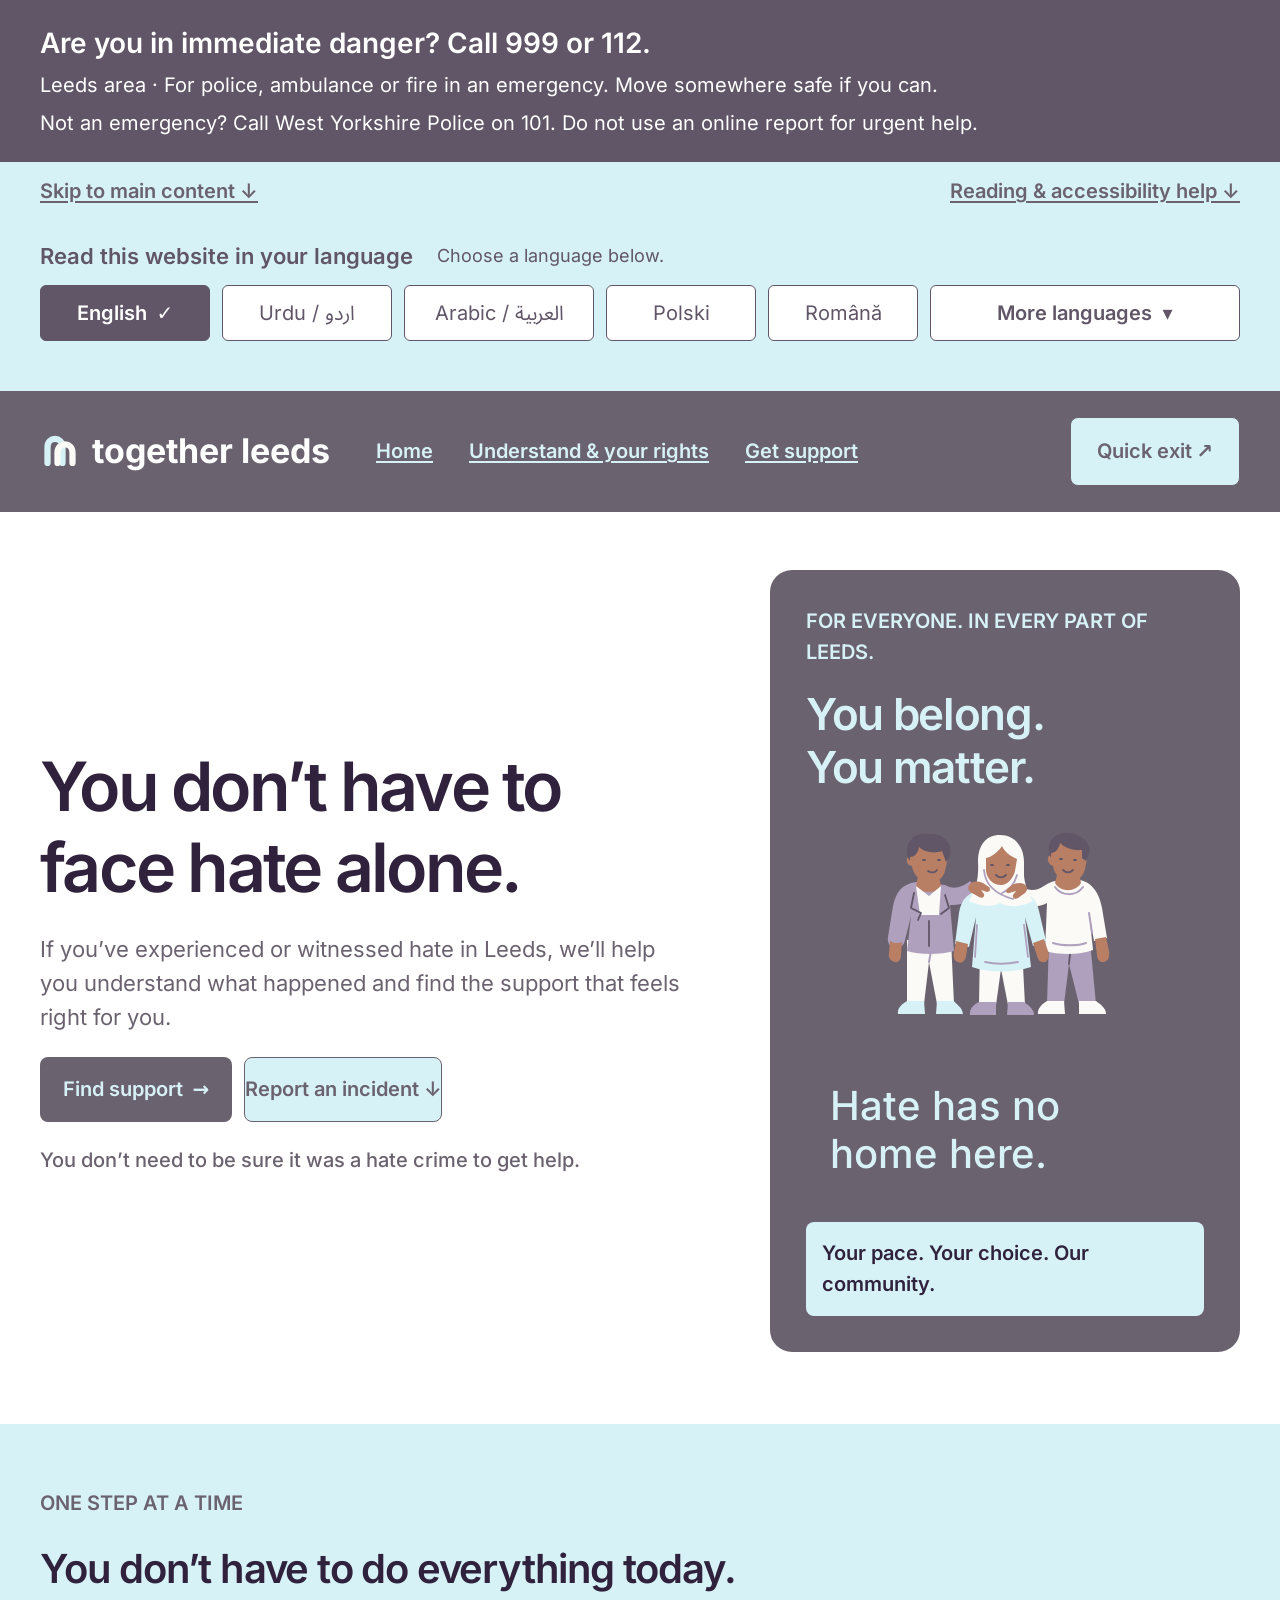
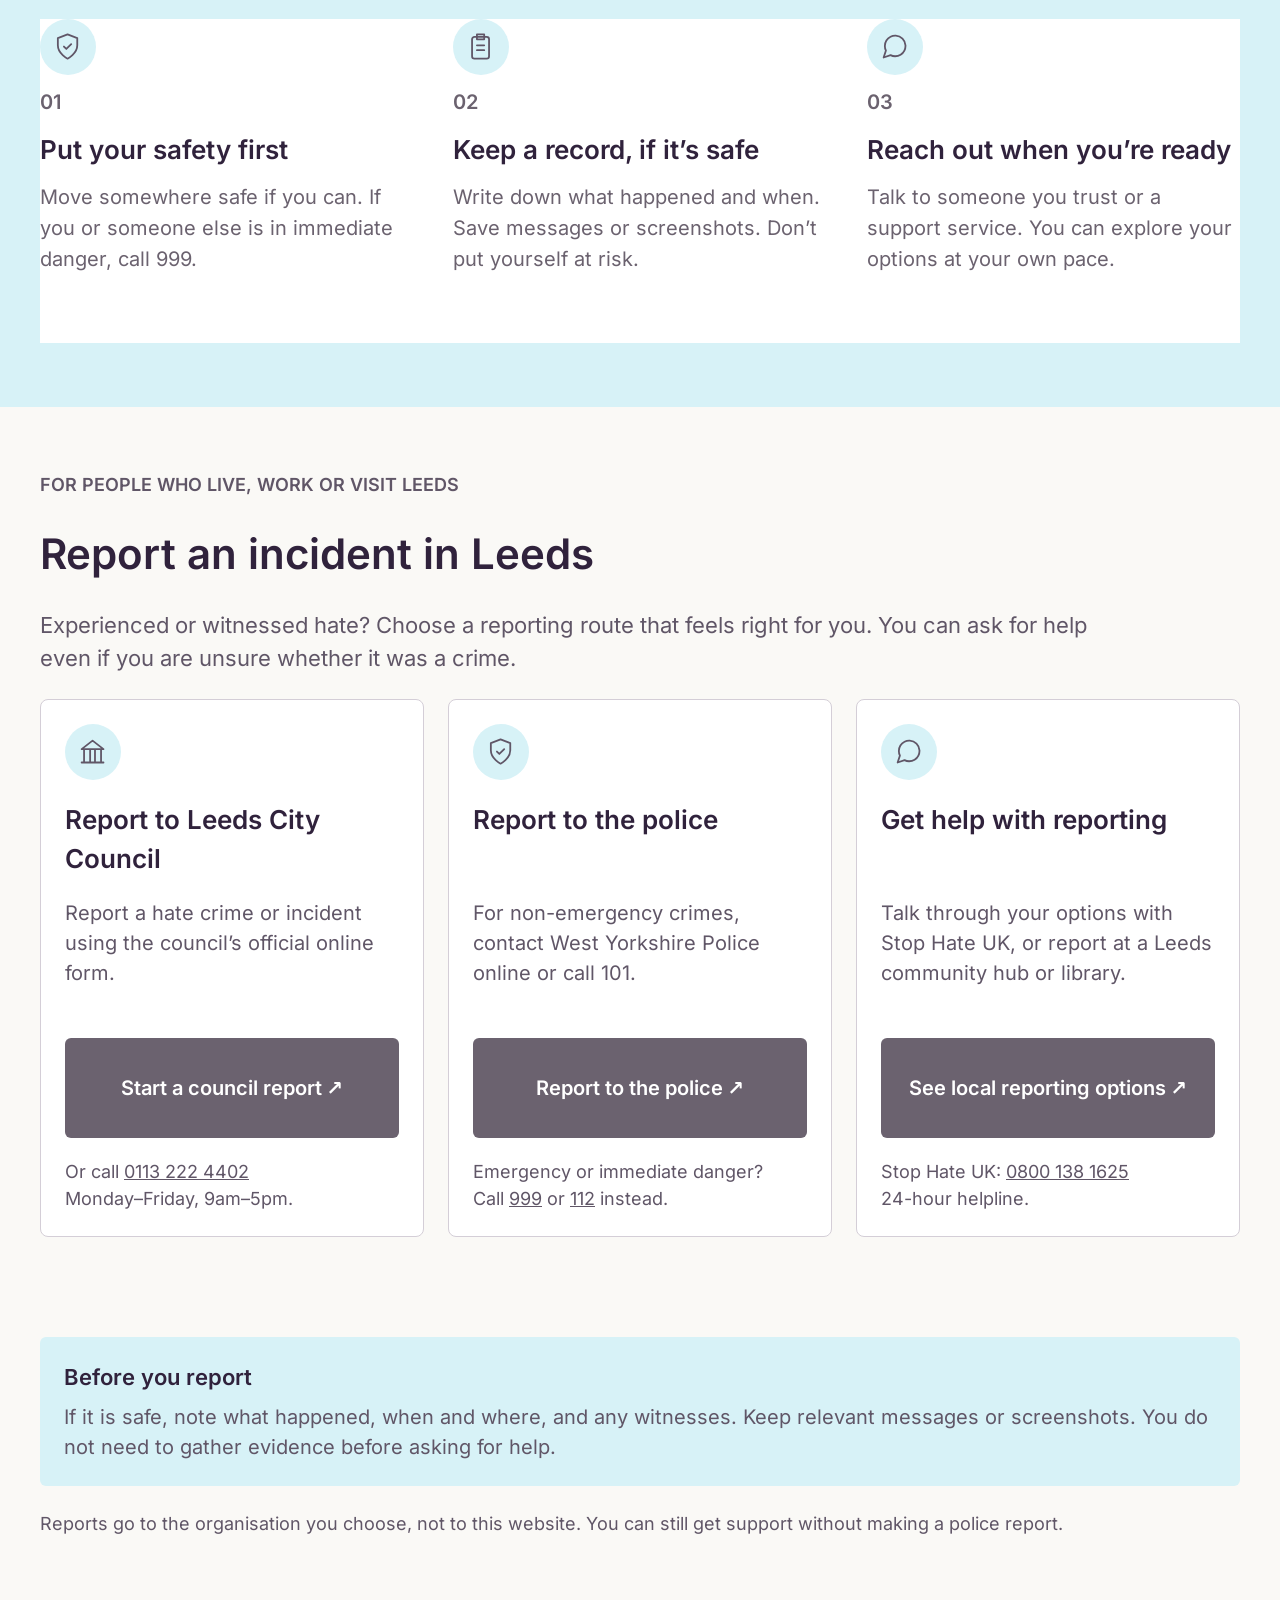
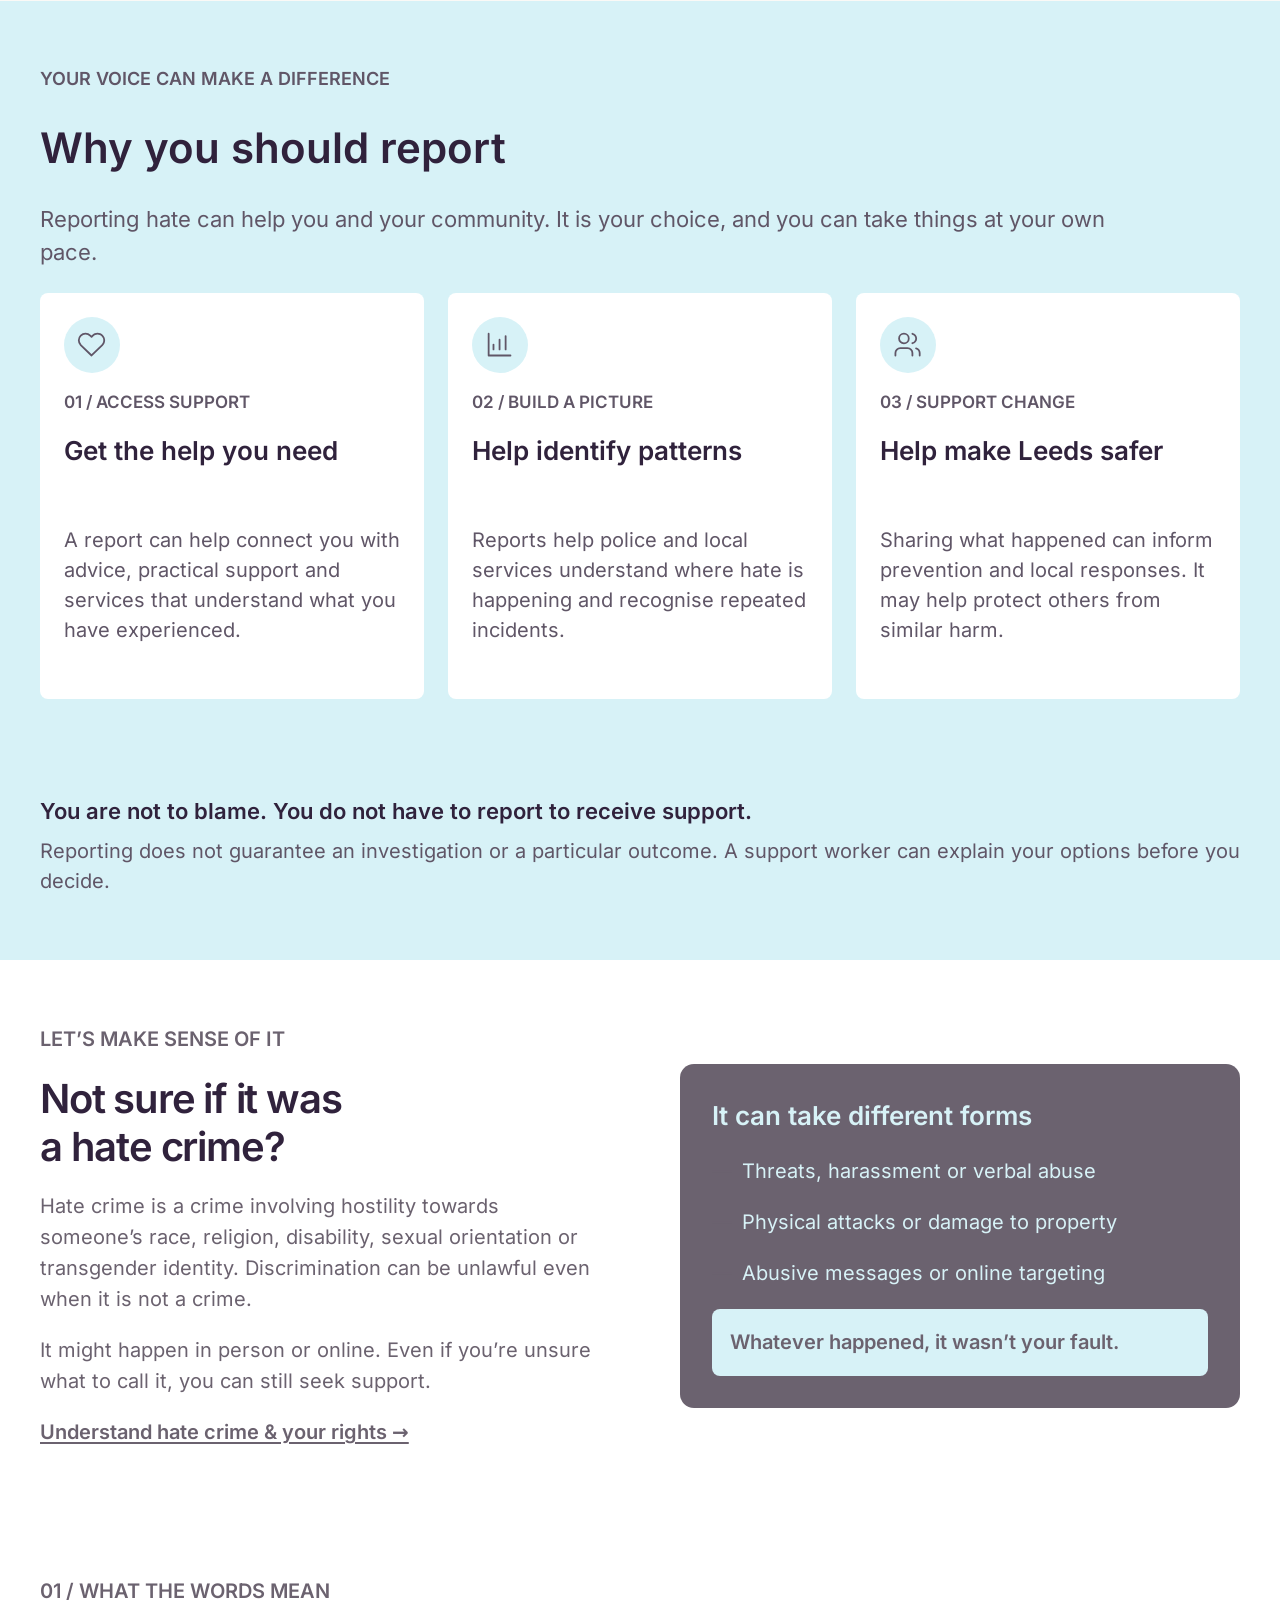
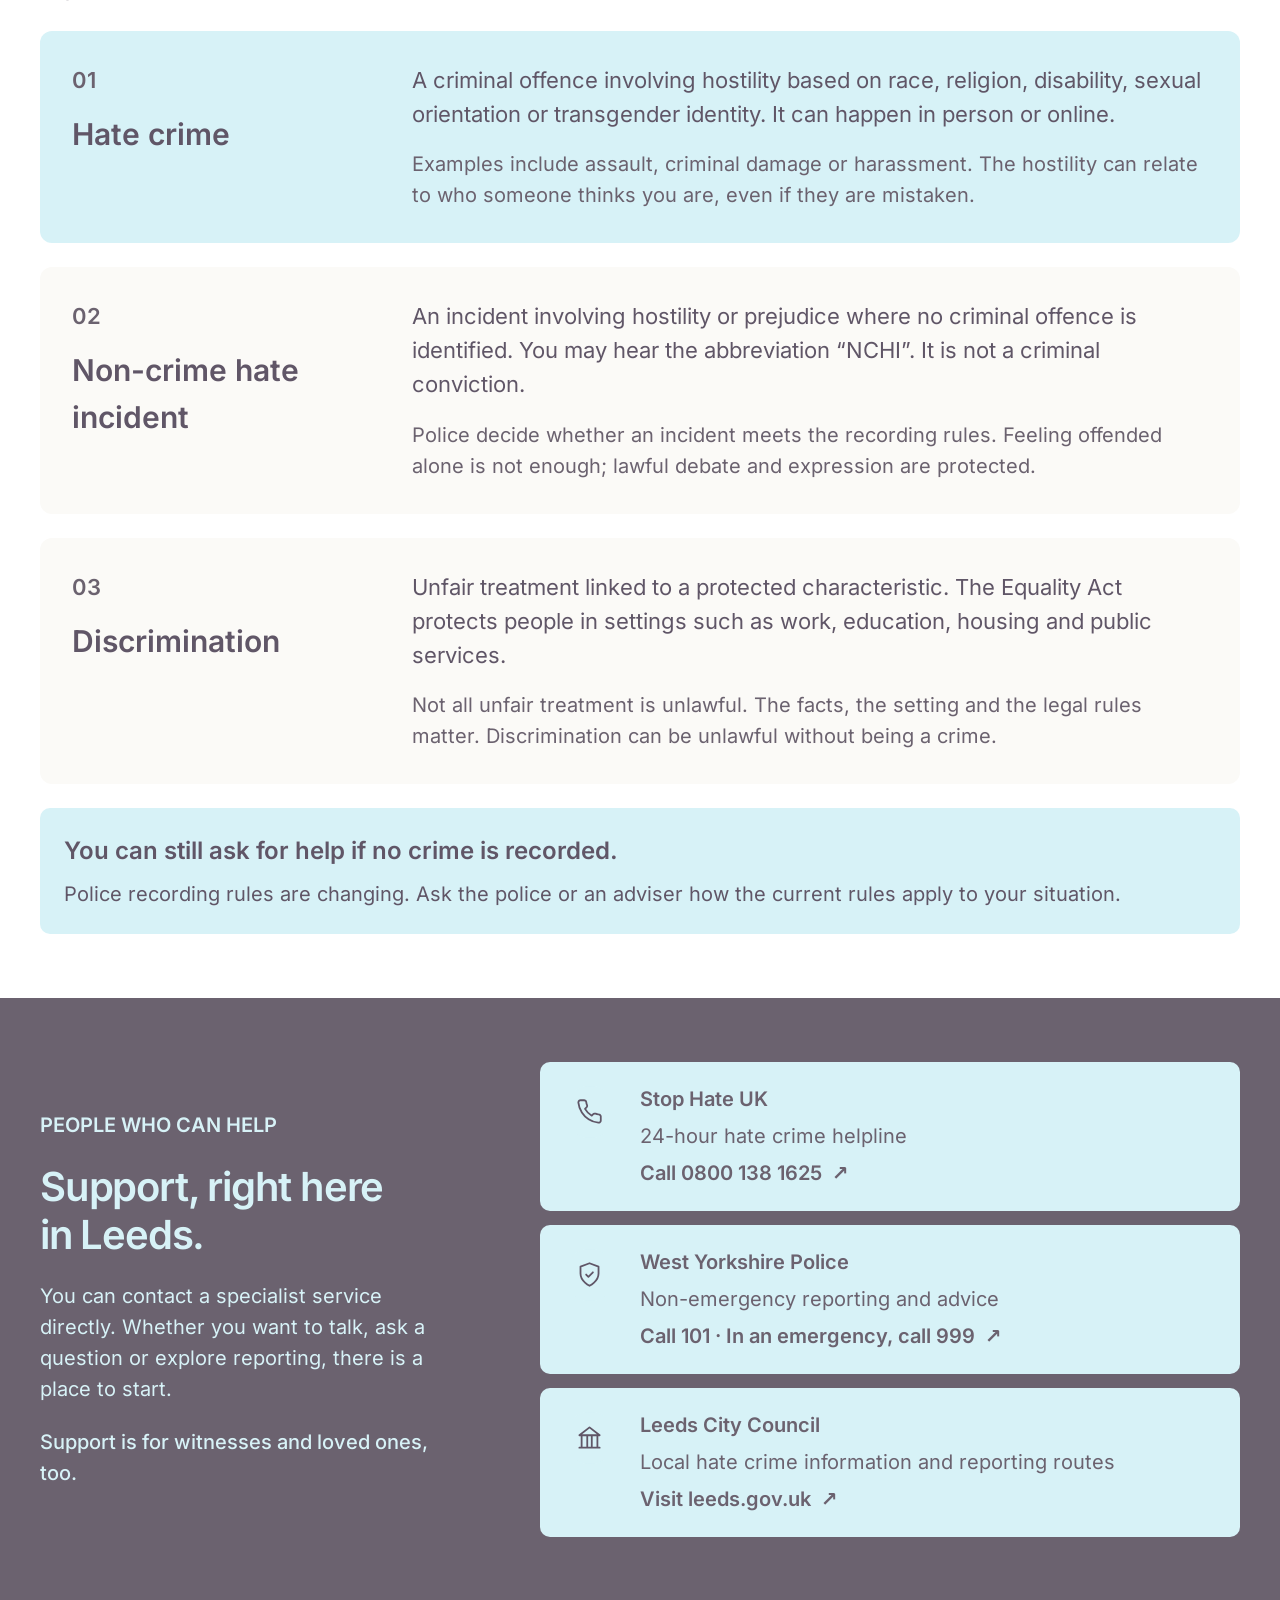
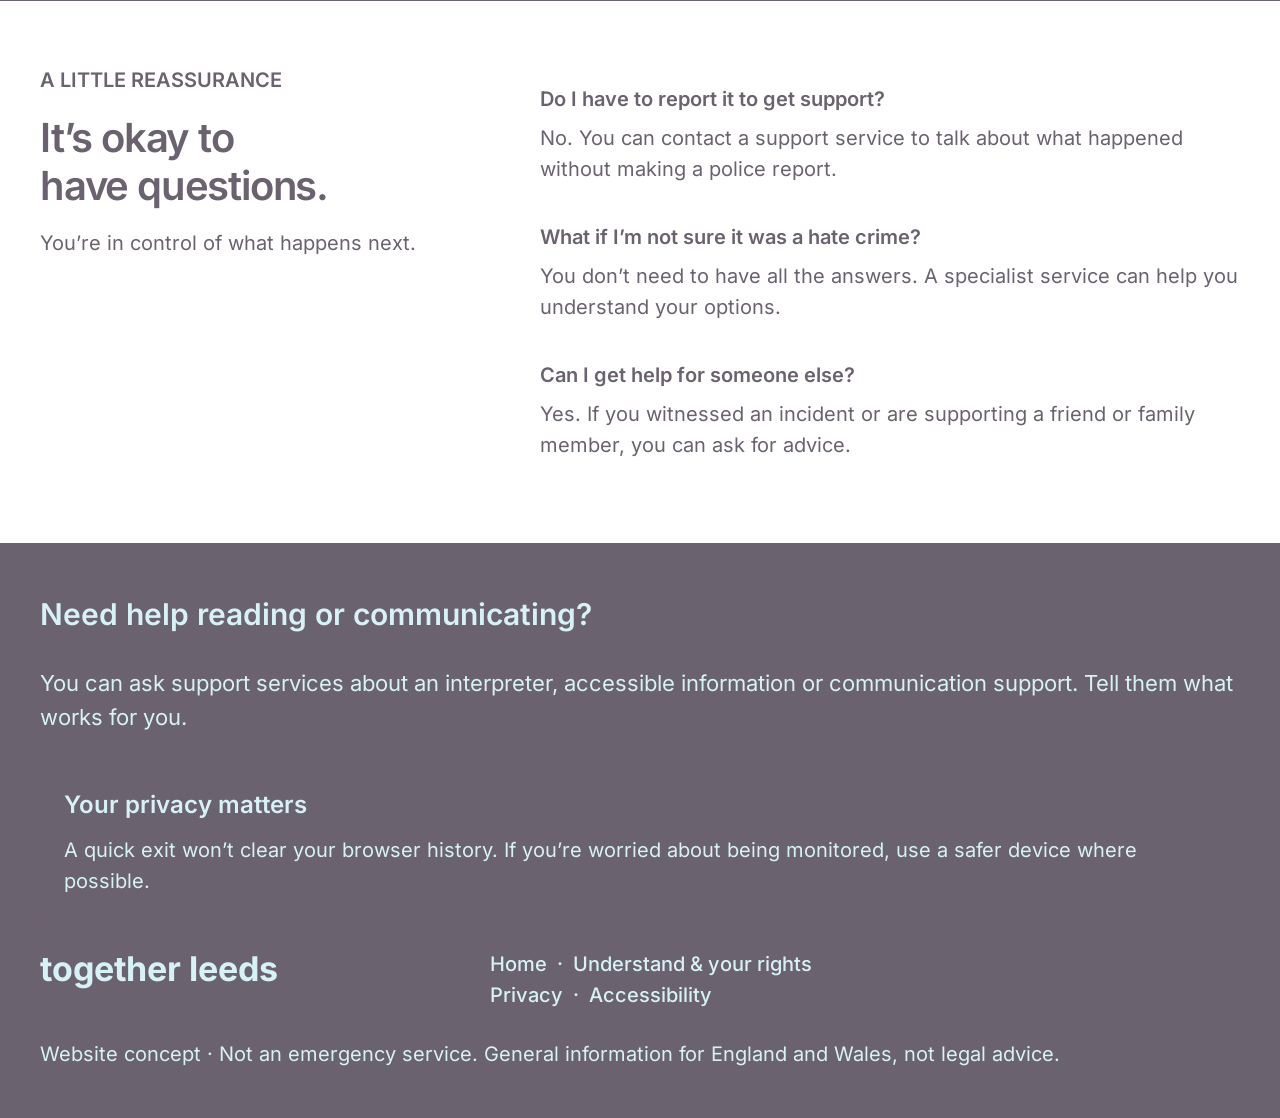
<file: index.html>
<!DOCTYPE html>
<html lang="en-GB">
<head>
  <meta charset="utf-8">
  <meta name="viewport" content="width=device-width, initial-scale=1">
  <title>Together Leeds — support after hate crime</title>
  <meta name="description" content="If you’ve experienced or witnessed hate in Leeds, find support, understand your options and choose how to report.">
  <meta name="referrer" content="no-referrer">
  <link rel="icon" href="assets/brand-mark.svg" type="image/svg+xml">
  <link rel="preload" href="assets/fonts/inter-latin-600-normal.woff2" as="font" type="font/woff2" crossorigin>
  <link rel="stylesheet" href="css/styles.css">
</head>
<body class="theme-home">

<header class="site-header">
  <div class="urgent" role="region" aria-label="Urgent safety advice">
    <p class="urgent__title">Are you in immediate danger? Call <a href="tel:999">999</a> or <a href="tel:112">112</a>.</p>
    <p>Leeds area · For police, ambulance or fire in an emergency. Move somewhere safe if you can.</p>
    <p>Not an emergency? Call West Yorkshire Police on <a href="tel:101">101</a>. Do not use an online report for urgent help.</p>
  </div>

  <nav class="access-links" aria-label="Accessibility shortcuts">
    <a href="#main">Skip to main content ↓</a>
    <a href="#reading-help">Reading &amp; accessibility help ↓</a>
  </nav>

  <div class="languages" role="region" aria-labelledby="lang-heading">
    <div class="languages__intro">
      <h2 id="lang-heading">Read this website in your language</h2>
      <p>Choose a language below.</p>
    </div>
    <ul class="languages__list">
      <li><a class="lang w-170" aria-current="true" href="index.html">English  ✓</a></li>
      <li><a class="lang w-170" lang="ur" dir="auto" data-translate="ur" href="https://translate.google.com/">اردو / Urdu</a></li>
      <li><a class="lang w-190" lang="ar" dir="auto" data-translate="ar" href="https://translate.google.com/">العربية / Arabic</a></li>
      <li><a class="lang w-150" lang="pl" data-translate="pl" href="https://translate.google.com/">Polski</a></li>
      <li><a class="lang w-150" lang="ro" data-translate="ro" href="https://translate.google.com/">Română</a></li>
      <li><a class="lang lang--more w-310" data-translate="" href="https://translate.google.com/">More languages  ▾</a></li>
    </ul>
  </div>

  <div class="site-nav">
    <a class="brand" href="index.html"><img src="assets/brand-mark.svg" width="40" height="40" alt="">together leeds</a>
    <nav aria-label="Main">
      <ul>
        <li><a href="index.html" aria-current="page">Home</a></li>
        <li><a href="understand.html">Understand &amp; your rights</a></li>
        <li><a href="#support">Get support</a></li>
      </ul>
    </nav>
    <a class="quick-exit" href="https://www.bbc.co.uk/weather" data-quick-exit title="Leave this site quickly. Shortcut: press Shift 3 times.">Quick exit ↗</a>
  </div>
</header>

<main id="main" tabindex="-1">

  <!-- Hero -->
  <section class="hero" aria-labelledby="hero-title">
    <div class="hero__welcome">
      <h1 id="hero-title">You don’t have to<br>face hate alone.</h1>
      <p class="hero__lead">If you’ve experienced or witnessed hate in Leeds, we’ll help you understand what happened and find the support that feels right for you.</p>
      <div class="hero__actions">
        <a class="btn btn--primary" href="#support">Find support  →</a>
        <a class="btn btn--secondary" href="#report">Report an incident ↓</a>
      </div>
      <p class="hero__note">You don’t need to be sure it was a hate crime to get help.</p>
    </div>

    <aside class="belonging" aria-label="A message of belonging">
      <p class="belonging__eyebrow">FOR EVERYONE. IN EVERY PART OF LEEDS.</p>
      <p class="belonging__title">You belong.<br>You matter.</p>
      <div class="belonging__art"><img src="assets/neighbours.svg" width="390" height="220" alt="Illustration of three neighbours standing together and holding hands."></div>
      <p class="belonging__city">Hate has no<br>home here.</p>
      <p class="belonging__choice">Your pace. Your choice. Our community.</p>
    </aside>
  </section>

  <!-- First steps -->
  <section class="section stack first-steps" aria-labelledby="steps-title">
    <p class="eyebrow">One step at a time</p>
    <h2 class="h2" id="steps-title">You don’t have to do everything today.</h2>
    <ol class="steps" role="list">
      <li class="step">
        <span class="signpost"><img src="assets/icons/shield.svg" width="30" height="30" alt=""></span>
        <span class="step__num" aria-hidden="true">01</span>
        <h3>Put your safety first</h3>
        <p>Move somewhere safe if you can. If you or someone else is in immediate danger, call 999.</p>
      </li>
      <li class="step">
        <span class="signpost"><img src="assets/icons/note.svg" width="30" height="30" alt=""></span>
        <span class="step__num" aria-hidden="true">02</span>
        <h3>Keep a record, if it’s safe</h3>
        <p>Write down what happened and when. Save messages or screenshots. Don’t put yourself at risk.</p>
      </li>
      <li class="step">
        <span class="signpost"><img src="assets/icons/chat.svg" width="30" height="30" alt=""></span>
        <span class="step__num" aria-hidden="true">03</span>
        <h3>Reach out when you’re ready</h3>
        <p>Talk to someone you trust or a support service. You can explore your options at your own pace.</p>
      </li>
    </ol>
  </section>

  <!-- Report an incident -->
  <section class="section stack report" id="report" aria-labelledby="report-title">
    <p class="eyebrow eyebrow--sm">For people who live, work or visit Leeds</p>
    <h2 class="h2" id="report-title">Report an incident in Leeds</h2>
    <p class="lead">Experienced or witnessed hate? Choose a reporting route that feels right for you. You can ask for help even if you are unsure whether it was a crime.</p>

    <div class="card-row">
      <article class="route">
        <span class="signpost"><img src="assets/icons/building.svg" width="30" height="30" alt=""></span>
        <h3>Report to Leeds City Council</h3>
        <p class="route__text">Report a hate crime or incident using the council’s official online form.</p>
        <a class="route__btn" href="https://eforms.leeds.gov.uk/AntiSocialBehaviour/" target="_blank" rel="noopener noreferrer">Start a council report ↗<span class="visually-hidden"> (opens in a new tab)</span></a>
        <p class="route__note">Or call <a href="tel:01132224402">0113 222 4402</a><br>Monday–Friday, 9am–5pm.</p>
      </article>
      <article class="route">
        <span class="signpost"><img src="assets/icons/shield.svg" width="30" height="30" alt=""></span>
        <h3>Report to the police</h3>
        <p class="route__text">For non-emergency crimes, contact West Yorkshire Police online or call 101.</p>
        <a class="route__btn" href="https://www.westyorkshire.police.uk/form/report-hate-crime" target="_blank" rel="noopener noreferrer">Report to the police ↗<span class="visually-hidden"> (opens in a new tab)</span></a>
        <p class="route__note">Emergency or immediate danger?<br>Call <a href="tel:999">999</a> or <a href="tel:112">112</a> instead.</p>
      </article>
      <article class="route">
        <span class="signpost"><img src="assets/icons/chat.svg" width="30" height="30" alt=""></span>
        <h3>Get help with reporting</h3>
        <p class="route__text">Talk through your options with Stop Hate UK, or report at a Leeds community hub or library.</p>
        <a class="route__btn" href="https://www.leeds.gov.uk/antisocial-behaviour-and-crime/report-a-hate-crime-or-incident" target="_blank" rel="noopener noreferrer">See local reporting options ↗<span class="visually-hidden"> (opens in a new tab)</span></a>
        <p class="route__note">Stop Hate UK: <a href="tel:08001381625">0800 138 1625</a><br>24-hour helpline.</p>
      </article>
    </div>

    <div class="notice">
      <h3>Before you report</h3>
      <p>If it is safe, note what happened, when and where, and any witnesses. Keep relevant messages or screenshots. You do not need to gather evidence before asking for help.</p>
    </div>
    <p class="small-print">Reports go to the organisation you choose, not to this website. You can still get support without making a police report.</p>
  </section>

  <!-- Why you should report -->
  <section class="section stack why" aria-labelledby="why-title">
    <p class="eyebrow eyebrow--sm">Your voice can make a difference</p>
    <h2 class="h2" id="why-title">Why you should report</h2>
    <p class="lead">Reporting hate can help you and your community. It is your choice, and you can take things at your own pace.</p>

    <div class="card-row">
      <article class="reason">
        <span class="signpost"><img src="assets/icons/heart.svg" width="30" height="30" alt=""></span>
        <p class="reason__tag">01 / ACCESS SUPPORT</p>
        <h3>Get the help you need</h3>
        <p>A report can help connect you with advice, practical support and services that understand what you have experienced.</p>
      </article>
      <article class="reason">
        <span class="signpost"><img src="assets/icons/chart.svg" width="30" height="30" alt=""></span>
        <p class="reason__tag">02 / BUILD A PICTURE</p>
        <h3>Help identify patterns</h3>
        <p>Reports help police and local services understand where hate is happening and recognise repeated incidents.</p>
      </article>
      <article class="reason">
        <span class="signpost"><img src="assets/icons/people.svg" width="30" height="30" alt=""></span>
        <p class="reason__tag">03 / SUPPORT CHANGE</p>
        <h3>Help make Leeds safer</h3>
        <p>Sharing what happened can inform prevention and local responses. It may help protect others from similar harm.</p>
      </article>
    </div>

    <div class="your-choice">
      <p>You are not to blame. You do not have to report to receive support.</p>
      <p>Reporting does not guarantee an investigation or a particular outcome. A support worker can explain your options before you decide.</p>
    </div>
  </section>

  <!-- Understanding hate crime -->
  <section class="section understanding" aria-labelledby="understand-title">
    <div class="understanding__text">
      <p class="eyebrow">Let’s make sense of it</p>
      <h2 class="h2" id="understand-title">Not sure if it was<br>a hate crime?</h2>
      <p>Hate crime is a crime involving hostility towards someone’s race, religion, disability, sexual orientation or transgender identity. Discrimination can be unlawful even when it is not a crime.</p>
      <p>It might happen in person or online. Even if you’re unsure what to call it, you can still seek support.</p>
      <a class="underline-link" href="understand.html">Understand hate crime &amp; your rights →</a>
    </div>
    <div class="forms">
      <h3>It can take different forms</h3>
      <ul>
        <li>Threats, harassment or verbal abuse</li>
        <li>Physical attacks or damage to property</li>
        <li>Abusive messages or online targeting</li>
      </ul>
      <p class="forms__reassure">Whatever happened, it wasn’t your fault.</p>
    </div>
  </section>

  <!-- What the words mean -->
  <section class="section stack words" id="what-the-words-mean" aria-labelledby="words-title">
    <h2 class="eyebrow" id="words-title">01 / What the words mean</h2>
    <article class="definition">
      <div class="definition__title"><span aria-hidden="true">01</span><h3>Hate crime</h3></div>
      <div class="definition__body">
        <p>A criminal offence involving hostility based on race, religion, disability, sexual orientation or transgender identity. It can happen in person or online.</p>
        <p>Examples include assault, criminal damage or harassment. The hostility can relate to who someone thinks you are, even if they are mistaken.</p>
      </div>
    </article>
    <article class="definition">
      <div class="definition__title"><span aria-hidden="true">02</span><h3>Non-crime hate incident</h3></div>
      <div class="definition__body">
        <p>An incident involving hostility or prejudice where no criminal offence is identified. You may hear the abbreviation “NCHI”. It is not a criminal conviction.</p>
        <p>Police decide whether an incident meets the recording rules. Feeling offended alone is not enough; lawful debate and expression are protected.</p>
      </div>
    </article>
    <article class="definition">
      <div class="definition__title"><span aria-hidden="true">03</span><h3>Discrimination</h3></div>
      <div class="definition__body">
        <p>Unfair treatment linked to a protected characteristic. The Equality Act protects people in settings such as work, education, housing and public services.</p>
        <p>Not all unfair treatment is unlawful. The facts, the setting and the legal rules matter. Discrimination can be unlawful without being a crime.</p>
      </div>
    </article>
    <div class="callout">
      <h3>You can still ask for help if no crime is recorded.</h3>
      <p>Police recording rules are changing. Ask the police or an adviser how the current rules apply to your situation.</p>
    </div>
  </section>

  <!-- Support in Leeds -->
  <section class="section support" id="support" aria-labelledby="support-title">
    <div class="support__intro">
      <p class="eyebrow">People who can help</p>
      <h2 class="h2" id="support-title">Support, right here<br>in Leeds.</h2>
      <p>You can contact a specialist service directly. Whether you want to talk, ask a question or explore reporting, there is a place to start.</p>
      <p>Support is for witnesses and loved ones, too.</p>
    </div>
    <ul class="services">
      <li class="service">
        <span class="signpost signpost--52"><img src="assets/icons/phone-sm.svg" width="28" height="28" alt=""></span>
        <h3>Stop Hate UK</h3>
        <p>24-hour hate crime helpline</p>
        <a href="tel:08001381625">Call 0800 138 1625  ↗</a>
      </li>
      <li class="service">
        <span class="signpost signpost--52"><img src="assets/icons/shield-sm.svg" width="28" height="28" alt=""></span>
        <h3>West Yorkshire Police</h3>
        <p>Non-emergency reporting and advice</p>
        <a href="tel:101">Call 101 · In an emergency, call 999  ↗</a>
      </li>
      <li class="service">
        <span class="signpost signpost--52"><img src="assets/icons/building-sm.svg" width="28" height="28" alt=""></span>
        <h3>Leeds City Council</h3>
        <p>Local hate crime information and reporting routes</p>
        <a href="https://www.leeds.gov.uk/antisocial-behaviour-and-crime/report-a-hate-crime-or-incident" target="_blank" rel="noopener noreferrer">Visit leeds.gov.uk  ↗</a>
      </li>
    </ul>
  </section>

  <!-- Common questions -->
  <section class="section questions" aria-labelledby="faq-title">
    <div class="questions__intro">
      <p class="eyebrow">A little reassurance</p>
      <h2 class="h2" id="faq-title">It’s okay to<br>have questions.</h2>
      <p>You’re in control of what happens next.</p>
    </div>
    <dl class="faq">
      <div><dt>Do I have to report it to get support?</dt><dd>No. You can contact a support service to talk about what happened without making a police report.</dd></div>
      <div><dt>What if I’m not sure it was a hate crime?</dt><dd>You don’t need to have all the answers. A specialist service can help you understand your options.</dd></div>
      <div><dt>Can I get help for someone else?</dt><dd>Yes. If you witnessed an incident or are supporting a friend or family member, you can ask for advice.</dd></div>
    </dl>
  </section>
</main>

<footer class="site-footer" id="reading-help" tabindex="-1">
  <h2>Need help reading or communicating?</h2>
  <p>You can ask support services about an interpreter, accessible information or communication support. Tell them what works for you.</p>
  <div class="privacy" id="privacy">
    <h3>Your privacy matters</h3>
    <p>A quick exit won’t clear your browser history. If you’re worried about being monitored, use a safer device where possible.</p>
  </div>
  <div class="footer-nav">
    <p class="footer-nav__brand">together leeds</p>
    <ul>
      <li><a href="index.html">Home</a><span aria-hidden="true">·</span><a href="understand.html">Understand &amp; your rights</a></li>
      <li><a href="#privacy">Privacy</a><span aria-hidden="true">·</span><a href="#reading-help">Accessibility</a></li>
    </ul>
  </div>
  <p>Website concept · Not an emergency service. General information for England and Wales, not legal advice.</p>
</footer>

<script src="js/site.js"></script>
</body>
</html>
</file>
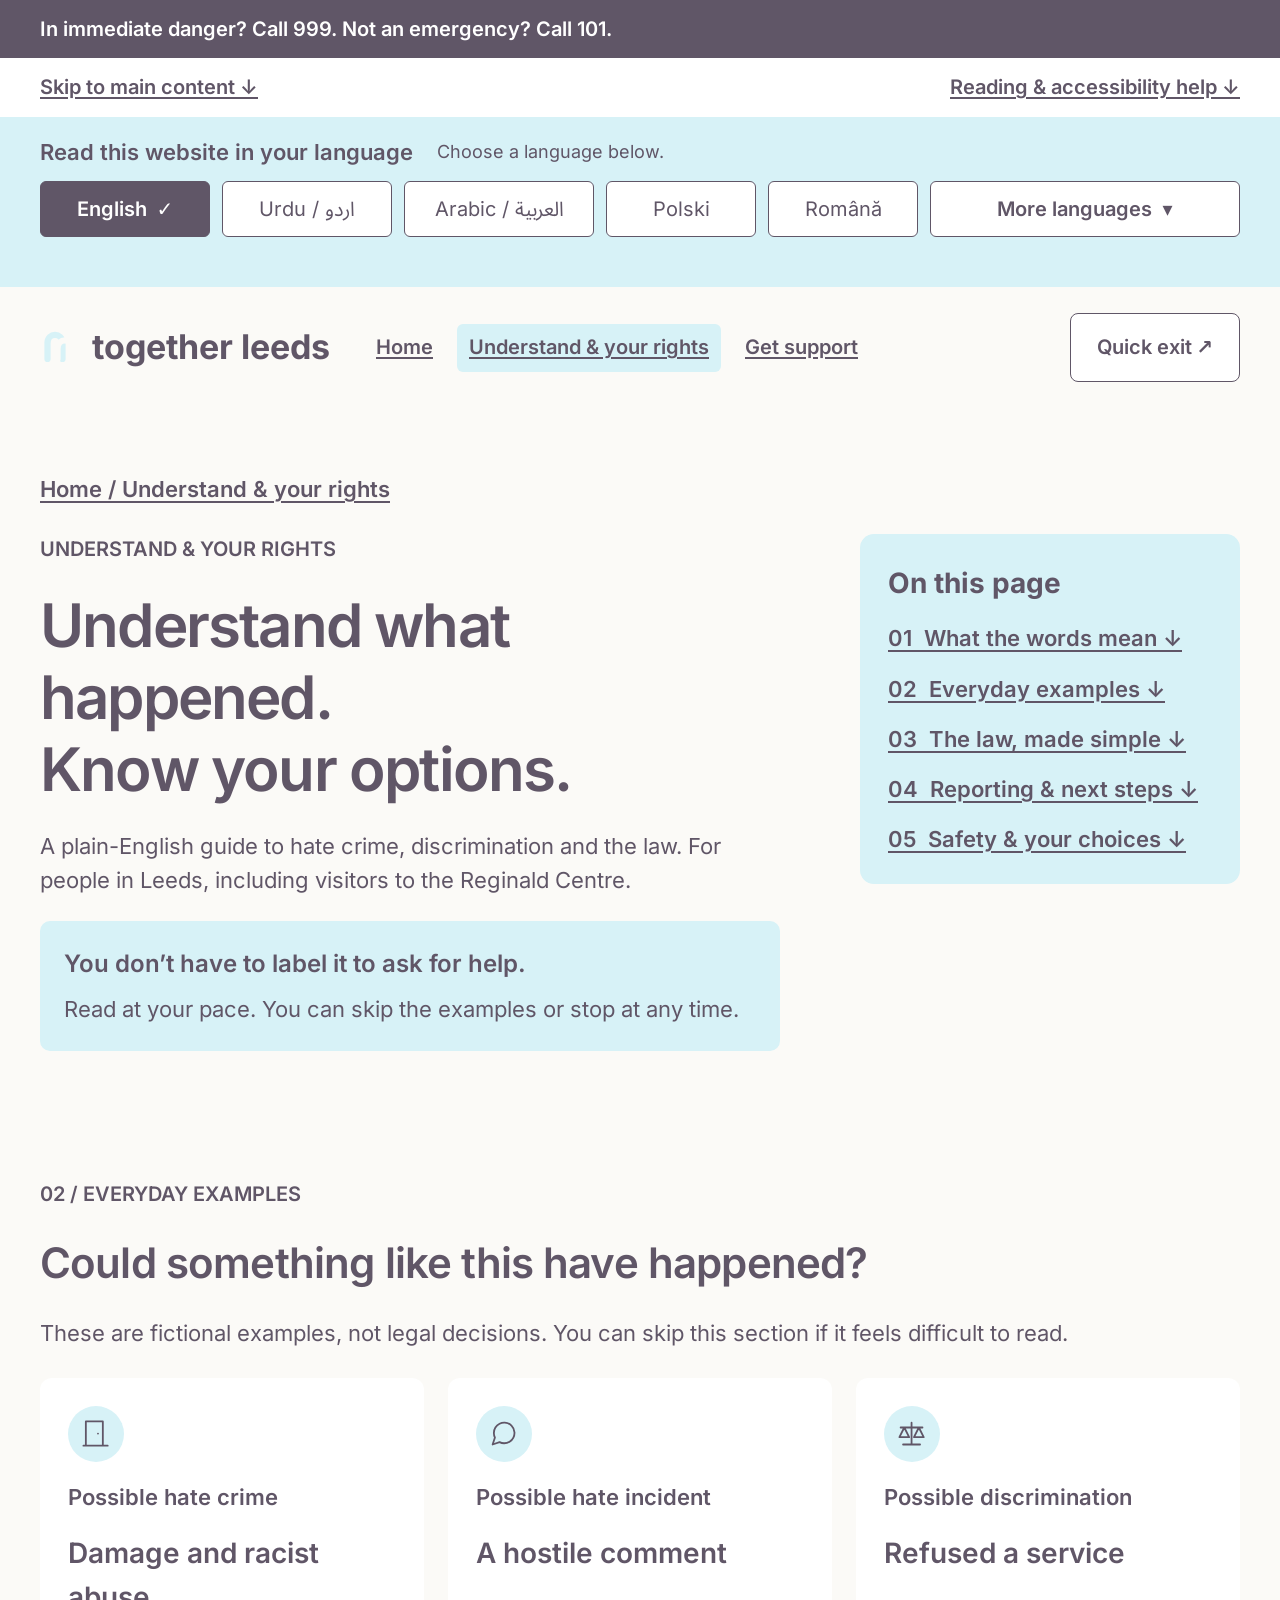
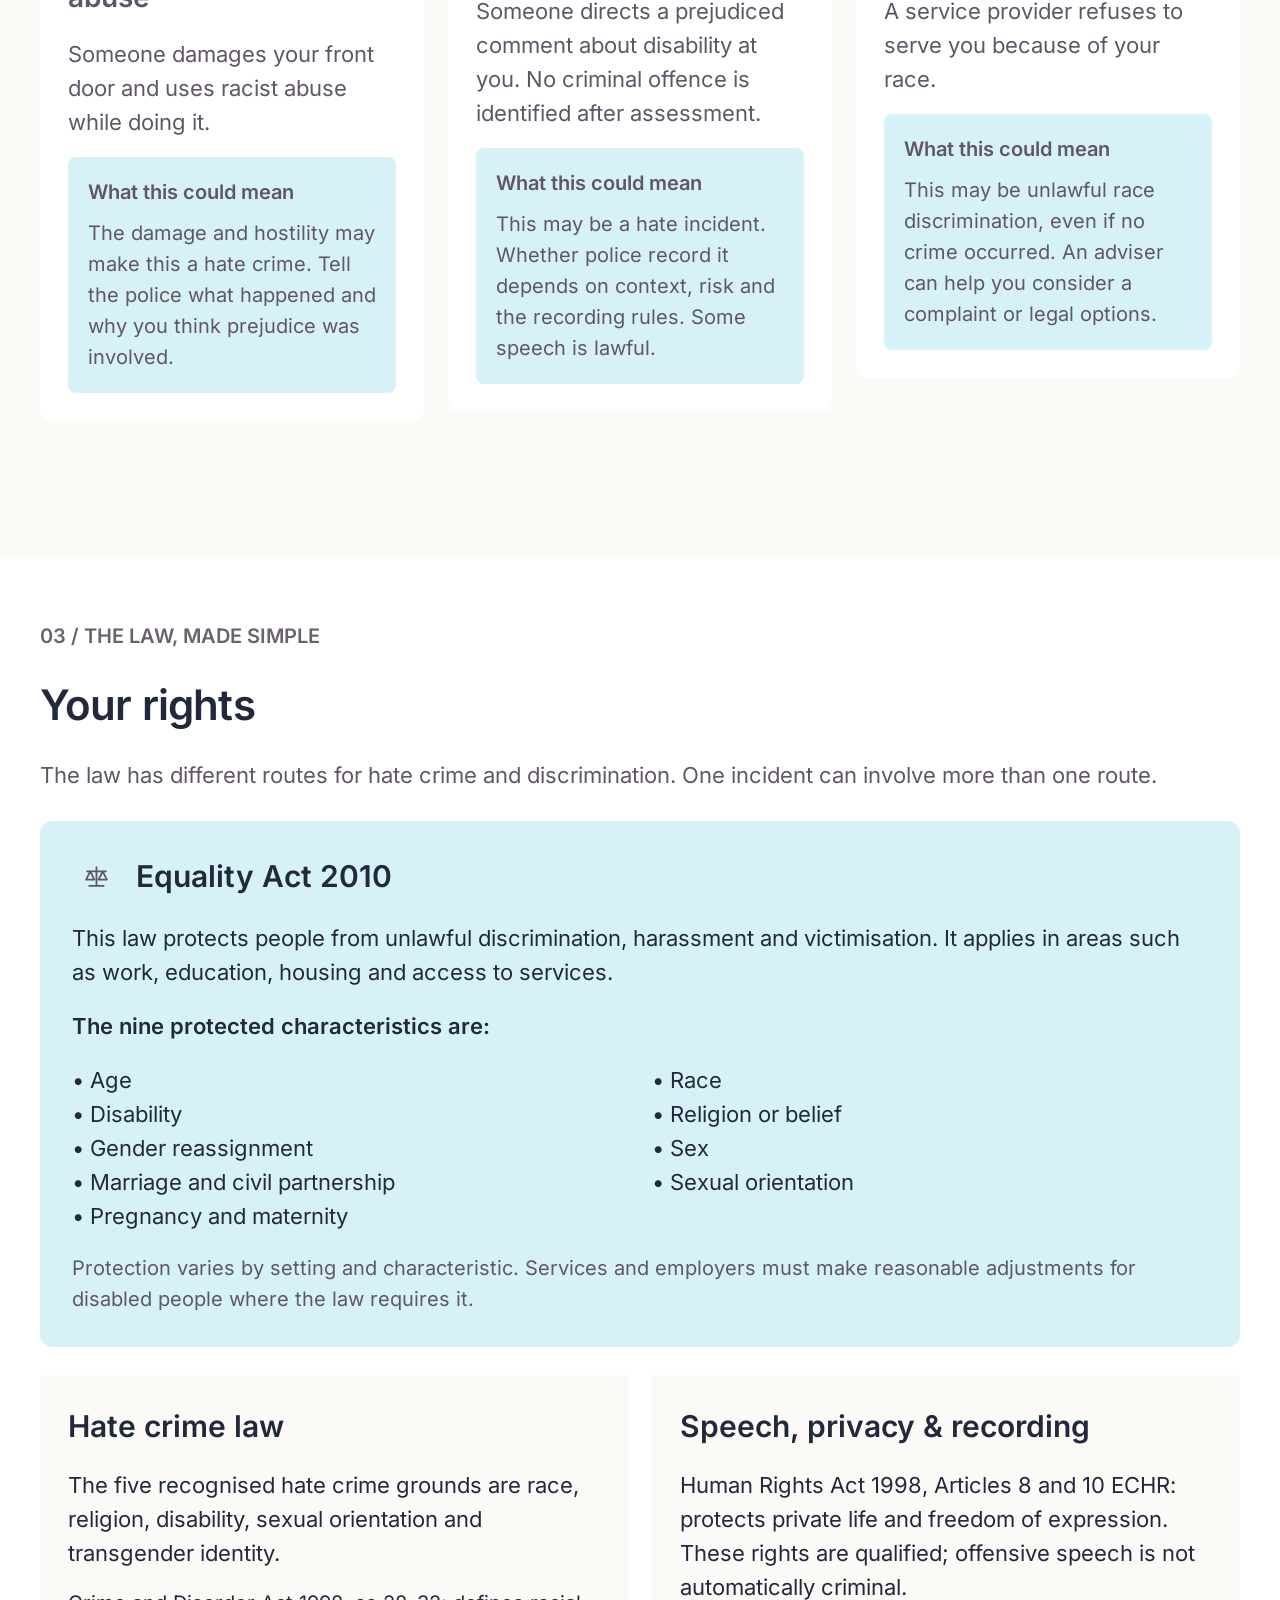
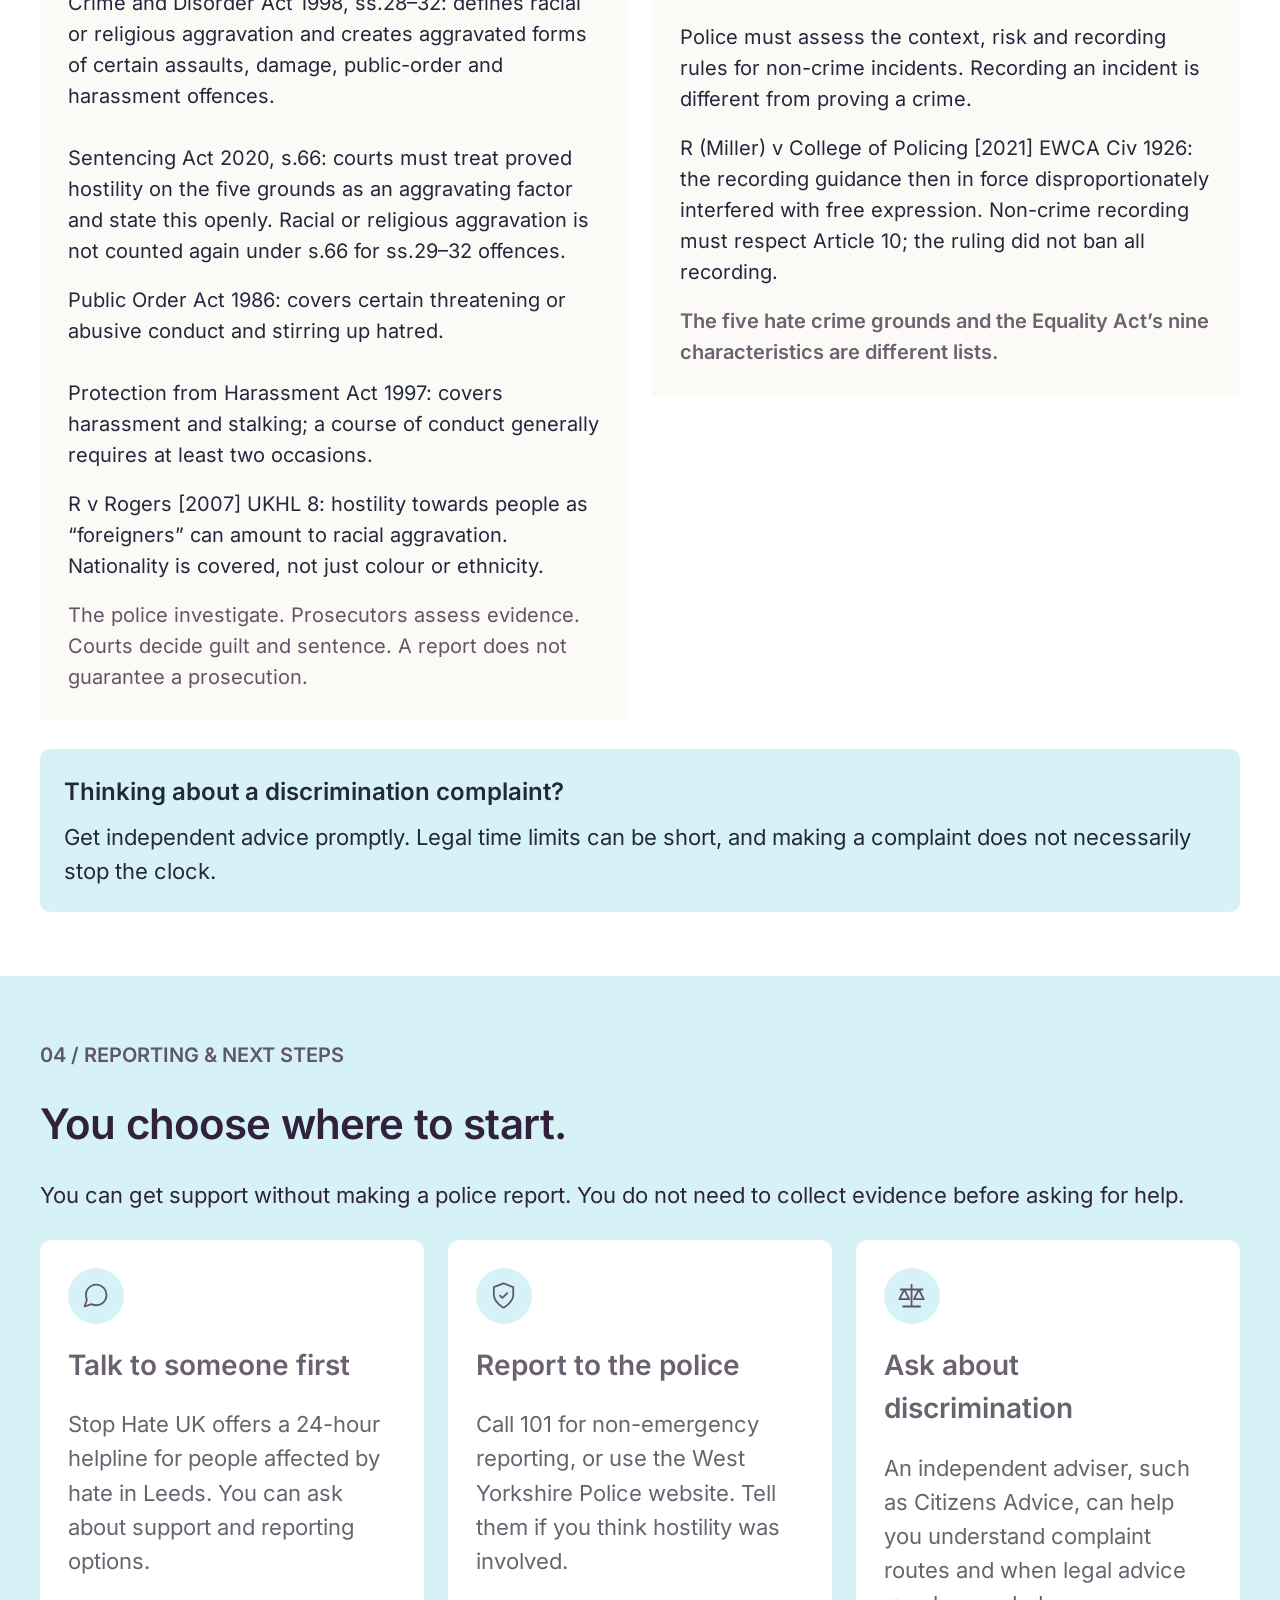
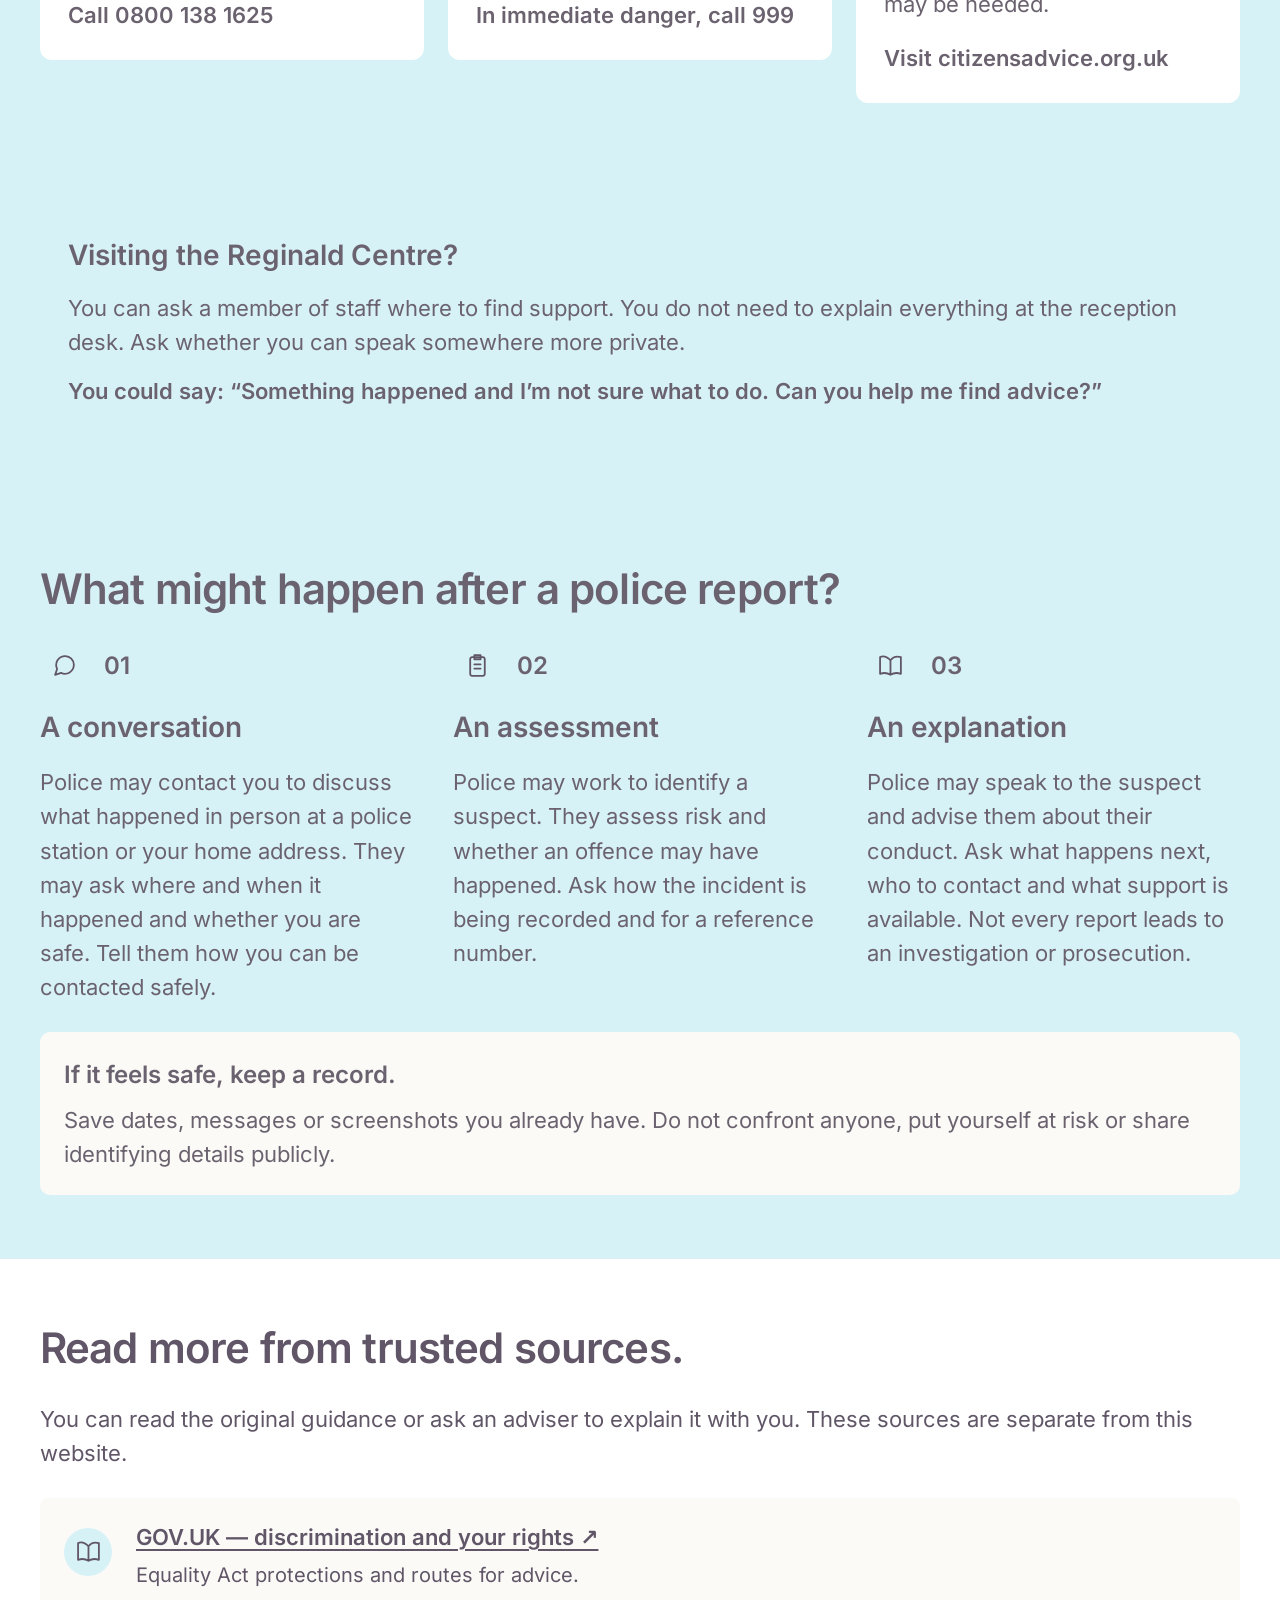
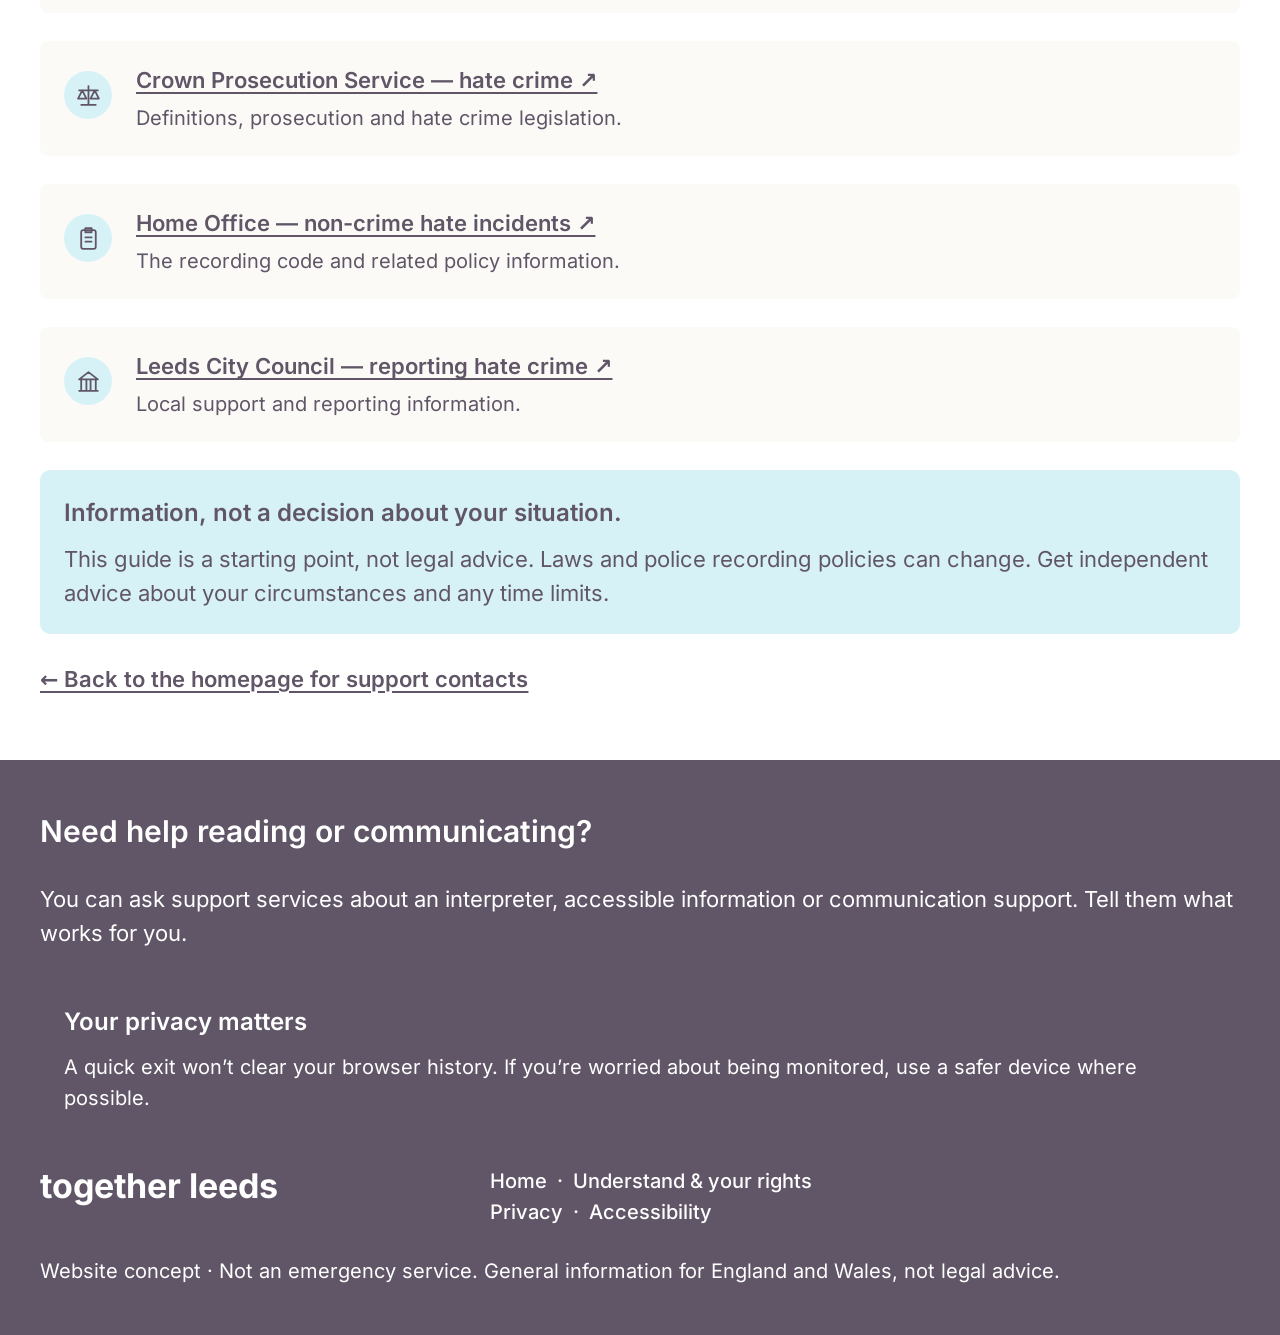
<file: understand.html>
<!DOCTYPE html>
<html lang="en-GB">
<head>
  <meta charset="utf-8">
  <meta name="viewport" content="width=device-width, initial-scale=1">
  <title>Understand hate crime &amp; your rights — Together Leeds</title>
  <meta name="description" content="A plain-English guide to hate crime, discrimination and the law, for people in Leeds.">
  <meta name="referrer" content="no-referrer">
  <link rel="icon" href="assets/brand-mark.svg" type="image/svg+xml">
  <link rel="preload" href="assets/fonts/inter-latin-600-normal.woff2" as="font" type="font/woff2" crossorigin>
  <link rel="stylesheet" href="css/styles.css">
</head>
<body class="theme-guide">

<header class="site-header">
  <div class="urgent urgent--slim" role="region" aria-label="Urgent safety advice">
    <p>In immediate danger? Call <a href="tel:999">999</a>. Not an emergency? Call <a href="tel:101">101</a>.</p>
  </div>

  <nav class="access-links" aria-label="Accessibility shortcuts">
    <a href="#main">Skip to main content ↓</a>
    <a href="#reading-help">Reading &amp; accessibility help ↓</a>
  </nav>

  <div class="languages" role="region" aria-labelledby="lang-heading">
    <div class="languages__intro">
      <h2 id="lang-heading">Read this website in your language</h2>
      <p>Choose a language below.</p>
    </div>
    <ul class="languages__list">
      <li><a class="lang w-170" aria-current="true" href="understand.html">English  ✓</a></li>
      <li><a class="lang w-170" lang="ur" dir="auto" data-translate="ur" href="https://translate.google.com/">اردو / Urdu</a></li>
      <li><a class="lang w-190" lang="ar" dir="auto" data-translate="ar" href="https://translate.google.com/">العربية / Arabic</a></li>
      <li><a class="lang w-150" lang="pl" data-translate="pl" href="https://translate.google.com/">Polski</a></li>
      <li><a class="lang w-150" lang="ro" data-translate="ro" href="https://translate.google.com/">Română</a></li>
      <li><a class="lang lang--more w-310" data-translate="" href="https://translate.google.com/">More languages  ▾</a></li>
    </ul>
  </div>

  <div class="site-nav">
    <a class="brand" href="index.html"><img src="assets/brand-mark.svg" width="40" height="40" alt="">together leeds</a>
    <nav aria-label="Main">
      <ul>
        <li><a href="index.html">Home</a></li>
        <li><a href="understand.html" aria-current="page">Understand &amp; your rights</a></li>
        <li><a href="index.html#support">Get support</a></li>
      </ul>
    </nav>
    <a class="quick-exit" href="https://www.bbc.co.uk/weather" data-quick-exit title="Leave this site quickly. Shortcut: press Shift 3 times.">Quick exit ↗</a>
  </div>
</header>

<main id="main" tabindex="-1">

  <!-- Guide introduction -->
  <section class="section stack guide-intro" aria-labelledby="guide-title">
    <p class="breadcrumb"><a href="index.html">Home</a> / Understand &amp; your rights</p>
    <div class="guide-intro__cols">
      <div class="guide-welcome">
        <p class="eyebrow">Understand &amp; your rights</p>
        <h1 id="guide-title">Understand what happened.<br>Know your options.</h1>
        <p class="lead">A plain-English guide to hate crime, discrimination and the law. For people in Leeds, including visitors to the Reginald Centre.</p>
        <div class="callout">
          <h2 class="callout__title">You don’t have to label it to ask for help.</h2>
          <p>Read at your pace. You can skip the examples or stop at any time.</p>
        </div>
      </div>
      <nav class="toc" aria-labelledby="toc-title">
        <h2 id="toc-title">On this page</h2>
        <ol>
          <li><a href="index.html#what-the-words-mean">01  What the words mean ↓</a></li>
          <li><a href="#examples">02  Everyday examples ↓</a></li>
          <li><a href="#law">03  The law, made simple ↓</a></li>
          <li><a href="#next-steps">04  Reporting &amp; next steps ↓</a></li>
          <li><a href="#after-report">05  Safety &amp; your choices ↓</a></li>
        </ol>
      </nav>
    </div>
  </section>

  <!-- Everyday examples -->
  <section class="section stack examples" id="examples" aria-labelledby="examples-title">
    <p class="eyebrow">02 / Everyday examples</p>
    <h2 class="h2 h2--42" id="examples-title">Could something like this have happened?</h2>
    <p class="lead">These are fictional examples, not legal decisions. You can skip this section if it feels difficult to read.</p>
    <div class="guide-grid">
      <article class="example">
        <span class="signpost"><img src="assets/icons/door.svg" width="30" height="30" alt=""></span>
        <p class="example__tag">Possible hate crime</p>
        <h3>Damage and racist abuse</h3>
        <p>Someone damages your front door and uses racist abuse while doing it.</p>
        <div class="meaning">
          <h4>What this could mean</h4>
          <p>The damage and hostility may make this a hate crime. Tell the police what happened and why you think prejudice was involved.</p>
        </div>
      </article>
      <article class="example">
        <span class="signpost"><img src="assets/icons/chat.svg" width="30" height="30" alt=""></span>
        <p class="example__tag">Possible hate incident</p>
        <h3>A hostile comment</h3>
        <p>Someone directs a prejudiced comment about disability at you. No criminal offence is identified after assessment.</p>
        <div class="meaning">
          <h4>What this could mean</h4>
          <p>This may be a hate incident. Whether police record it depends on context, risk and the recording rules. Some speech is lawful.</p>
        </div>
      </article>
      <article class="example">
        <span class="signpost"><img src="assets/icons/scale.svg" width="30" height="30" alt=""></span>
        <p class="example__tag">Possible discrimination</p>
        <h3>Refused a service</h3>
        <p>A service provider refuses to serve you because of your race.</p>
        <div class="meaning">
          <h4>What this could mean</h4>
          <p>This may be unlawful race discrimination, even if no crime occurred. An adviser can help you consider a complaint or legal options.</p>
        </div>
      </article>
    </div>
  </section>

  <!-- The law -->
  <section class="section stack law" id="law" aria-labelledby="law-title">
    <p class="eyebrow">03 / The law, made simple</p>
    <h2 class="h2 h2--42" id="law-title">Your rights</h2>
    <p class="lead">The law has different routes for hate crime and discrimination. One incident can involve more than one route.</p>

    <div class="equality">
      <div class="equality__head">
        <span class="signpost signpost--48"><img src="assets/icons/scale-xs.svg" width="25" height="25" alt=""></span>
        <h3>Equality Act 2010</h3>
      </div>
      <p>This law protects people from unlawful discrimination, harassment and victimisation. It applies in areas such as work, education, housing and access to services.</p>
      <p class="semibold" id="characteristics">The nine protected characteristics are:</p>
      <div class="equality__lists" role="group" aria-labelledby="characteristics">
        <ul>
          <li>Age</li>
          <li>Disability</li>
          <li>Gender reassignment</li>
          <li>Marriage and civil partnership</li>
          <li>Pregnancy and maternity</li>
        </ul>
        <ul>
          <li>Race</li>
          <li>Religion or belief</li>
          <li>Sex</li>
          <li>Sexual orientation</li>
        </ul>
      </div>
      <p class="equality__note">Protection varies by setting and characteristic. Services and employers must make reasonable adjustments for disabled people where the law requires it.</p>
    </div>

    <div class="law-cols">
      <article class="law-card">
        <h3>Hate crime law</h3>
        <p>The five recognised hate crime grounds are race, religion, disability, sexual orientation and transgender identity.</p>
        <div class="law-group">
          <p>Crime and Disorder Act 1998, ss.28–32: defines racial or religious aggravation and creates aggravated forms of certain assaults, damage, public-order and harassment offences.</p>
          <p>Sentencing Act 2020, s.66: courts must treat proved hostility on the five grounds as an aggravating factor and state this openly. Racial or religious aggravation is not counted again under s.66 for ss.29–32 offences.</p>
        </div>
        <div class="law-group">
          <p>Public Order Act 1986: covers certain threatening or abusive conduct and stirring up hatred.</p>
          <p>Protection from Harassment Act 1997: covers harassment and stalking; a course of conduct generally requires at least two occasions.</p>
        </div>
        <p>R v Rogers [2007] UKHL 8: hostility towards people as “foreigners” can amount to racial aggravation. Nationality is covered, not just colour or ethnicity.</p>
        <p class="muted">The police investigate. Prosecutors assess evidence. Courts decide guilt and sentence. A report does not guarantee a prosecution.</p>
      </article>
      <article class="law-card">
        <h3>Speech, privacy &amp; recording</h3>
        <p>Human Rights Act 1998, Articles 8 and 10 ECHR: protects private life and freedom of expression. These rights are qualified; offensive speech is not automatically criminal.</p>
        <p>Police must assess the context, risk and recording rules for non-crime incidents. Recording an incident is different from proving a crime.</p>
        <p>R (Miller) v College of Policing [2021] EWCA Civ 1926: the recording guidance then in force disproportionately interfered with free expression. Non-crime recording must respect Article 10; the ruling did not ban all recording.</p>
        <p class="emph">The five hate crime grounds and the Equality Act’s nine characteristics are different lists.</p>
      </article>
    </div>

    <div class="callout callout--lg callout--ink">
      <h3>Thinking about a discrimination complaint?</h3>
      <p>Get independent advice promptly. Legal time limits can be short, and making a complaint does not necessarily stop the clock.</p>
    </div>
  </section>

  <!-- Reporting & next steps -->
  <section class="section stack next-steps" id="next-steps" aria-labelledby="next-title">
    <p class="eyebrow">04 / Reporting &amp; next steps</p>
    <h2 class="h2 h2--42" id="next-title">You choose where to start.</h2>
    <p class="lead">You can get support without making a police report. You do not need to collect evidence before asking for help.</p>
    <div class="guide-grid">
      <article class="route-card">
        <span class="signpost"><img src="assets/icons/chat.svg" width="30" height="30" alt=""></span>
        <h3>Talk to someone first</h3>
        <p>Stop Hate UK offers a 24-hour helpline for people affected by hate in Leeds. You can ask about support and reporting options.</p>
        <a href="tel:08001381625">Call 0800 138 1625</a>
      </article>
      <article class="route-card">
        <span class="signpost"><img src="assets/icons/shield.svg" width="30" height="30" alt=""></span>
        <h3>Report to the police</h3>
        <p>Call 101 for non-emergency reporting, or use the West Yorkshire Police website. Tell them if you think hostility was involved.</p>
        <a href="tel:999">In immediate danger, call 999</a>
      </article>
      <article class="route-card">
        <span class="signpost"><img src="assets/icons/scale.svg" width="30" height="30" alt=""></span>
        <h3>Ask about discrimination</h3>
        <p>An independent adviser, such as Citizens Advice, can help you understand complaint routes and when legal advice may be needed.</p>
        <a href="https://www.citizensadvice.org.uk/" target="_blank" rel="noopener noreferrer">Visit citizensadvice.org.uk</a>
      </article>
    </div>
    <div class="reginald">
      <h3>Visiting the Reginald Centre?</h3>
      <p>You can ask a member of staff where to find support. You do not need to explain everything at the reception desk. Ask whether you can speak somewhere more private.</p>
      <p>You could say: “Something happened and I’m not sure what to do. Can you help me find advice?”</p>
    </div>
  </section>

  <!-- After a report -->
  <section class="section stack after-report" id="after-report" aria-labelledby="after-title">
    <h2 class="h2 h2--42" id="after-title">What might happen after a police report?</h2>
    <ol class="journey" role="list">
      <li>
        <div class="journey__head"><span class="signpost signpost--48"><img src="assets/icons/chat-xs.svg" width="25" height="25" alt=""></span><span aria-hidden="true">01</span></div>
        <h3>A conversation</h3>
        <p>Police may contact you to discuss what happened in person at a police station or your home address. They may ask where and when it happened and whether you are safe. Tell them how you can be contacted safely.</p>
      </li>
      <li>
        <div class="journey__head"><span class="signpost signpost--48"><img src="assets/icons/note-xs.svg" width="25" height="25" alt=""></span><span aria-hidden="true">02</span></div>
        <h3>An assessment</h3>
        <p>Police may work to identify a suspect. They assess risk and whether an offence may have happened. Ask how the incident is being recorded and for a reference number.</p>
      </li>
      <li>
        <div class="journey__head"><span class="signpost signpost--48"><img src="assets/icons/book-xs.svg" width="25" height="25" alt=""></span><span aria-hidden="true">03</span></div>
        <h3>An explanation</h3>
        <p>Police may speak to the suspect and advise them about their conduct. Ask what happens next, who to contact and what support is available. Not every report leads to an investigation or prosecution.</p>
      </li>
    </ol>
    <div class="callout callout--lg callout--ivory">
      <h3>If it feels safe, keep a record.</h3>
      <p>Save dates, messages or screenshots you already have. Do not confront anyone, put yourself at risk or share identifying details publicly.</p>
    </div>
  </section>

  <!-- Sources -->
  <section class="section stack sources" aria-labelledby="sources-title">
    <h2 class="h2 h2--42" id="sources-title">Read more from trusted sources.</h2>
    <p class="lead">You can read the original guidance or ask an adviser to explain it with you. These sources are separate from this website.</p>
    <div class="source">
      <span class="signpost signpost--48"><img src="assets/icons/book-xs.svg" width="25" height="25" alt=""></span>
      <a href="https://www.gov.uk/discrimination-your-rights" target="_blank" rel="noopener noreferrer">GOV.UK — discrimination and your rights ↗</a>
      <p>Equality Act protections and routes for advice.</p>
    </div>
    <div class="source">
      <span class="signpost signpost--48"><img src="assets/icons/scale-xs.svg" width="25" height="25" alt=""></span>
      <a href="https://www.cps.gov.uk/types-crime/hate-crime" target="_blank" rel="noopener noreferrer">Crown Prosecution Service — hate crime ↗</a>
      <p>Definitions, prosecution and hate crime legislation.</p>
    </div>
    <div class="source">
      <span class="signpost signpost--48"><img src="assets/icons/note-xs.svg" width="25" height="25" alt=""></span>
      <a href="https://www.gov.uk/government/publications/non-crime-hate-incidents-code-of-practice" target="_blank" rel="noopener noreferrer">Home Office — non-crime hate incidents ↗</a>
      <p>The recording code and related policy information.</p>
    </div>
    <div class="source">
      <span class="signpost signpost--48"><img src="assets/icons/building-xs.svg" width="25" height="25" alt=""></span>
      <a href="https://www.leeds.gov.uk/antisocial-behaviour-and-crime/report-a-hate-crime-or-incident" target="_blank" rel="noopener noreferrer">Leeds City Council — reporting hate crime ↗</a>
      <p>Local support and reporting information.</p>
    </div>
    <div class="callout callout--lg">
      <h3>Information, not a decision about your situation.</h3>
      <p>This guide is a starting point, not legal advice. Laws and police recording policies can change. Get independent advice about your circumstances and any time limits.</p>
    </div>
    <a class="back-link" href="index.html#support">← Back to the homepage for support contacts</a>
  </section>
</main>

<footer class="site-footer" id="reading-help" tabindex="-1">
  <h2>Need help reading or communicating?</h2>
  <p>You can ask support services about an interpreter, accessible information or communication support. Tell them what works for you.</p>
  <div class="privacy" id="privacy">
    <h3>Your privacy matters</h3>
    <p>A quick exit won’t clear your browser history. If you’re worried about being monitored, use a safer device where possible.</p>
  </div>
  <div class="footer-nav">
    <p class="footer-nav__brand">together leeds</p>
    <ul>
      <li><a href="index.html">Home</a><span aria-hidden="true">·</span><a href="understand.html">Understand &amp; your rights</a></li>
      <li><a href="#privacy">Privacy</a><span aria-hidden="true">·</span><a href="#reading-help">Accessibility</a></li>
    </ul>
  </div>
  <p>Website concept · Not an emergency service. General information for England and Wales, not legal advice.</p>
</footer>

<script src="js/site.js"></script>
</body>
</html>
</file>
<file: css/styles.css>
/* Together Leeds — built from the Figma design "Together Leeds" (homepage + understand & your rights) */

/* ---------- Fonts (self-hosted: no third-party requests from a support site) ---------- */
@font-face { font-family: "Inter"; font-style: normal; font-display: swap; font-weight: 400; src: url("../assets/fonts/inter-latin-400-normal.woff2") format("woff2"); unicode-range: U+0000-00FF, U+0131, U+0152-0153, U+02BB-02BC, U+02C6, U+02DA, U+02DC, U+0304, U+0308, U+0329, U+2000-206F, U+20AC, U+2122, U+2191, U+2193, U+2212, U+2215, U+FEFF, U+FFFD; }
@font-face { font-family: "Inter"; font-style: normal; font-display: swap; font-weight: 400; src: url("../assets/fonts/inter-latin-ext-400-normal.woff2") format("woff2"); unicode-range: U+0100-02BA, U+02BD-02C5, U+02C7-02CC, U+02CE-02D7, U+02DD-02FF, U+1E00-1EFF, U+20A0-20C0, U+2C60-2C7F, U+A720-A7FF; }
@font-face { font-family: "Inter"; font-style: normal; font-display: swap; font-weight: 500; src: url("../assets/fonts/inter-latin-500-normal.woff2") format("woff2"); unicode-range: U+0000-00FF, U+0131, U+0152-0153, U+02BB-02BC, U+02C6, U+02DA, U+02DC, U+0304, U+0308, U+0329, U+2000-206F, U+20AC, U+2122, U+2191, U+2193, U+2212, U+2215, U+FEFF, U+FFFD; }
@font-face { font-family: "Inter"; font-style: normal; font-display: swap; font-weight: 500; src: url("../assets/fonts/inter-latin-ext-500-normal.woff2") format("woff2"); unicode-range: U+0100-02BA, U+02BD-02C5, U+02C7-02CC, U+02CE-02D7, U+02DD-02FF, U+1E00-1EFF, U+20A0-20C0, U+2C60-2C7F, U+A720-A7FF; }
@font-face { font-family: "Inter"; font-style: normal; font-display: swap; font-weight: 600; src: url("../assets/fonts/inter-latin-600-normal.woff2") format("woff2"); unicode-range: U+0000-00FF, U+0131, U+0152-0153, U+02BB-02BC, U+02C6, U+02DA, U+02DC, U+0304, U+0308, U+0329, U+2000-206F, U+20AC, U+2122, U+2191, U+2193, U+2212, U+2215, U+FEFF, U+FFFD; }
@font-face { font-family: "Inter"; font-style: normal; font-display: swap; font-weight: 600; src: url("../assets/fonts/inter-latin-ext-600-normal.woff2") format("woff2"); unicode-range: U+0100-02BA, U+02BD-02C5, U+02C7-02CC, U+02CE-02D7, U+02DD-02FF, U+1E00-1EFF, U+20A0-20C0, U+2C60-2C7F, U+A720-A7FF; }
@font-face { font-family: "Inter"; font-style: normal; font-display: swap; font-weight: 700; src: url("../assets/fonts/inter-latin-700-normal.woff2") format("woff2"); unicode-range: U+0000-00FF, U+0131, U+0152-0153, U+02BB-02BC, U+02C6, U+02DA, U+02DC, U+0304, U+0308, U+0329, U+2000-206F, U+20AC, U+2122, U+2191, U+2193, U+2212, U+2215, U+FEFF, U+FFFD; }
@font-face { font-family: "Inter"; font-style: normal; font-display: swap; font-weight: 700; src: url("../assets/fonts/inter-latin-ext-700-normal.woff2") format("woff2"); unicode-range: U+0100-02BA, U+02BD-02C5, U+02C7-02CC, U+02CE-02D7, U+02DD-02FF, U+1E00-1EFF, U+20A0-20C0, U+2C60-2C7F, U+A720-A7FF; }
@font-face { font-family: "Noto Sans Arabic"; font-style: normal; font-display: swap; font-weight: 400; src: url("../assets/fonts/noto-sans-arabic-arabic-400-normal.woff2") format("woff2"); unicode-range: U+0600-06FF, U+0750-077F, U+0870-08FF, U+200C-200E, U+FB50-FDFF, U+FE70-FEFC; }

/* ---------- Design tokens (from the Figma file) ---------- */
:root {
  --plum-900: #30223c;   /* main headings */
  --plum-700: #605667;   /* urgent bar, text */
  --plum-600: #6b626f;   /* brand surfaces, text */
  --ink: #22293c;        /* law section text */
  --cyan-100: #d7f2f7;   /* soft cyan surfaces */
  --ivory: #fbfaf7;
  --ivory-2: #faf9f6;
  --line: #d4ced7;
  --white: #ffffff;

  --page-gutter: max(24px, calc((100% - 1200px) / 2));
  --font: "Inter", "Noto Sans Arabic", system-ui, -apple-system, "Segoe UI", Roboto, sans-serif;
}

/* ---------- Base ---------- */
*, *::before, *::after { box-sizing: border-box; }
html { scroll-behavior: smooth; -webkit-text-size-adjust: 100%; }
@media (prefers-reduced-motion: reduce) { html { scroll-behavior: auto; } }
body { margin: 0; font-family: var(--font); font-size: 20px; line-height: 1.55; color: var(--plum-600); background: var(--white); }
.theme-guide { background: var(--ivory); color: var(--plum-700); }
h1, h2, h3, p, ul, ol, dl, dd { margin: 0; }
ul, ol { padding: 0; list-style: none; }
img { display: block; max-width: 100%; height: auto; }
a { color: inherit; }
:focus-visible { outline: 4px solid #ffbf47; outline-offset: 3px; border-radius: 4px; }
[id] { scroll-margin-top: 16px; }

.section { padding: 64px var(--page-gutter); }
.stack { display: flex; flex-direction: column; align-items: stretch; }
.semibold { font-weight: 600; }
.eyebrow { font-weight: 600; font-size: 20px; line-height: 1.55; text-transform: uppercase; }
.eyebrow--sm { font-size: 18px; line-height: 27px; color: var(--plum-700); }
.h2 { font-weight: 600; font-size: 40px; line-height: 1.2; letter-spacing: -1.2px; color: var(--plum-900); }
.h2--42 { font-size: 42px; letter-spacing: -0.84px; }
.lead { font-size: 22px; line-height: 1.55; }
.visually-hidden { position: absolute !important; width: 1px; height: 1px; margin: -1px; padding: 0; overflow: hidden; clip: rect(0 0 0 0); white-space: nowrap; border: 0; }
.underline-link { font-weight: 600; text-decoration: underline; text-underline-position: from-font; }

/* Round icon "signposts" */
.signpost { flex: none; display: grid; place-items: center; width: 56px; height: 56px; border-radius: 50%; background: var(--cyan-100); }
.signpost--52 { width: 52px; height: 52px; }
.signpost--48 { width: 48px; height: 48px; }

/* ---------- Header ---------- */
.urgent { background: var(--plum-700); color: var(--white); padding: 24px var(--page-gutter); display: flex; flex-direction: column; gap: 8px; }
.urgent__title { font-weight: 600; font-size: 28px; line-height: 38px; }
.urgent p:not(.urgent__title) { font-size: 20px; line-height: 30px; }
.urgent--slim { padding-block: 14px; }
.urgent--slim p { font-weight: 600; font-size: 20px; line-height: 1.55; }
.urgent a { color: inherit; text-decoration: none; }
.urgent a:hover, .urgent a:focus-visible { text-decoration: underline; }

.access-links { display: flex; gap: 40px; padding: 14px var(--page-gutter); background: var(--cyan-100); font-weight: 600; color: var(--plum-600); }
.access-links a { text-underline-position: from-font; }
.access-links a:last-child { margin-left: auto; text-align: right; }
.theme-guide .access-links { background: var(--white); color: var(--plum-700); }

.languages { background: var(--cyan-100); color: var(--plum-700); padding: 20px var(--page-gutter) 50px; display: flex; flex-direction: column; gap: 14px; }
.languages__intro { display: flex; flex-wrap: wrap; align-items: center; column-gap: 24px; line-height: 30px; }
.languages__intro h2 { font-weight: 600; font-size: 22px; }
.languages__intro p { font-size: 18px; }
.languages__list { display: flex; flex-wrap: wrap; gap: 12px; }
.lang { display: flex; align-items: center; justify-content: center; height: 56px; padding: 0 16px; border: 1px solid var(--plum-700); border-radius: 6px; background: var(--white); color: var(--plum-700); font-size: 20px; line-height: 30px; text-decoration: none; white-space: pre; }
.lang:hover { background: var(--ivory); }
.lang[aria-current="true"] { background: var(--plum-700); color: var(--white); font-weight: 600; }
.lang--more { font-weight: 600; }
.lang[lang="ur"], .lang[lang="ar"] { font-family: "Noto Sans Arabic", var(--font); }
.w-170 { width: 170px; } .w-190 { width: 190px; } .w-150 { width: 150px; } .w-310 { width: 310px; }

.site-nav { display: flex; align-items: center; gap: 24px; padding: 26px var(--page-gutter); background: var(--plum-600); }
.brand { display: flex; align-items: center; gap: 12px; width: 300px; flex: none; color: var(--white); text-decoration: none; font-weight: 700; font-size: 34px; line-height: 1.2; }
.brand img { width: 40px; height: 40px; }
.site-nav > nav { flex: 1; }
.site-nav ul { display: flex; flex-wrap: wrap; gap: 12px; }
.site-nav ul a { display: flex; align-items: center; min-height: 48px; padding: 8px 12px; border-radius: 6px; color: var(--cyan-100); font-weight: 600; text-underline-position: from-font; white-space: nowrap; }
.site-nav ul a:hover { background: rgba(215, 242, 247, .12); }
.quick-exit { flex: none; width: 170px; padding: 18px; border: 1px solid var(--plum-600); border-radius: 8px; background: var(--cyan-100); color: var(--plum-600); font: 600 20px/1.55 var(--font); text-align: center; text-decoration: none; cursor: pointer; }
.quick-exit:hover { background: var(--white); }

.theme-guide .site-nav { background: var(--ivory); }
.theme-guide .brand { color: var(--plum-700); }
.theme-guide .site-nav ul a { color: var(--plum-700); }
.theme-guide .site-nav ul a[aria-current="page"] { background: var(--cyan-100); }
.theme-guide .site-nav ul a:hover { background: var(--cyan-100); }
.theme-guide .quick-exit { background: var(--white); border-color: var(--plum-700); color: var(--plum-700); }
.theme-guide .quick-exit:hover { background: var(--cyan-100); }

/* ---------- Homepage: hero ---------- */
.hero { display: flex; align-items: center; gap: 72px; padding: 58px var(--page-gutter) 72px; }
.hero__welcome { width: 658px; flex: none; display: flex; flex-direction: column; gap: 23px; }
.hero h1 { font-weight: 600; font-size: 68px; line-height: 1.2; letter-spacing: -2.72px; color: var(--plum-900); }
.hero__lead { font-size: 22px; }
.hero__actions { display: flex; flex-wrap: wrap; gap: 12px; }
.btn { display: inline-flex; align-items: center; justify-content: center; padding: 16px; border-radius: 8px; font-weight: 600; font-size: 20px; line-height: 1.55; text-decoration: none; white-space: pre; }
.btn--primary { width: 192px; background: var(--plum-600); color: var(--cyan-100); }
.btn--secondary { width: 198px; background: var(--cyan-100); color: var(--plum-600); border: 1px solid var(--plum-600); }
.btn--primary:hover { background: var(--plum-700); }
.btn--secondary:hover { background: var(--white); }
.hero__note { font-weight: 500; }

.belonging { width: 470px; flex: none; display: flex; flex-direction: column; gap: 20px; padding: 36px; border-radius: 22px; background: var(--plum-600); color: var(--cyan-100); }
.belonging__eyebrow { font-weight: 600; }
.belonging__title { font-weight: 600; font-size: 44px; line-height: 1.2; letter-spacing: -1.32px; }
.belonging__art { height: 224.5px; }
.belonging__art img { width: 390px; height: 220px; }
.belonging__city { padding: 24px; border-radius: 12px; background: var(--plum-600); font-weight: 500; font-size: 40px; line-height: 1.2; }
.belonging__choice { padding: 16px; border-radius: 8px; background: var(--cyan-100); color: var(--plum-900); font-weight: 600; }

/* ---------- Homepage: first steps ---------- */
.first-steps { background: var(--cyan-100); gap: 26px; }
.first-steps .eyebrow { color: var(--plum-600); }
.steps { display: grid; grid-template-columns: repeat(3, 1fr); gap: 40px; min-height: 324px; background: var(--white); }
.step { display: flex; flex-direction: column; gap: 12px; }
.step__num { font-weight: 600; }
.step h3 { font-weight: 600; font-size: 26px; color: var(--plum-900); }

/* ---------- Homepage: report / why report ---------- */
.report { background: var(--ivory-2); gap: 24px; }
.why { background: var(--cyan-100); gap: 24px; }
.report .h2, .why .h2 { font-size: 42px; line-height: 63px; letter-spacing: 0; }
.report .lead, .why .lead { max-width: 1100px; color: var(--plum-700); line-height: 33px; }
.card-row { display: grid; grid-template-columns: repeat(3, 1fr); gap: 24px; align-items: start; }
.report .card-row { min-height: 614px; }
.why .card-row { min-height: 478px; }
.route { display: flex; flex-direction: column; gap: 20px; padding: 24px; border: 1px solid var(--line); border-radius: 8px; background: var(--white); color: var(--plum-700); }
.route h3, .reason h3 { min-height: 78px; font-weight: 600; font-size: 26px; line-height: 39px; color: var(--plum-900); }
.route p { line-height: 30px; }
.route__text { min-height: 120px; }
.route__btn { display: flex; align-items: center; justify-content: center; min-height: 100px; padding: 16px; border-radius: 6px; background: var(--plum-600); color: var(--white); font-weight: 600; line-height: 30px; text-align: center; text-decoration: none; }
.route__btn:hover { background: var(--plum-900); }
.route__note { font-size: 18px; line-height: 27px !important; }
.route__note a { color: inherit; }
.notice { display: flex; flex-direction: column; gap: 8px; padding: 24px; border-radius: 6px; background: var(--cyan-100); color: var(--plum-700); line-height: 30px; }
.notice h3 { font-weight: 600; font-size: 22px; line-height: 33px; color: var(--plum-900); }
.small-print { font-size: 18px; line-height: 27px; color: var(--plum-700); }
.reason { display: flex; flex-direction: column; gap: 16px; padding: 24px; border-radius: 8px; background: var(--white); color: var(--plum-700); }
.reason__tag { font-weight: 600; font-size: 17px; line-height: 26px; }
.reason p:last-child { min-height: 150px; line-height: 30px; }
.your-choice { display: flex; flex-direction: column; gap: 8px; color: var(--plum-700); line-height: 30px; }
.your-choice p:first-child { font-weight: 600; font-size: 22px; line-height: 33px; color: var(--plum-900); }

/* ---------- Homepage: understanding hate crime ---------- */
.understanding { display: flex; align-items: center; gap: 80px; }
.understanding__text { width: 560px; flex: none; display: flex; flex-direction: column; gap: 20px; }
.forms { width: 560px; flex: none; display: flex; flex-direction: column; gap: 20px; padding: 32px; border-radius: 14px; background: var(--plum-600); color: var(--cyan-100); }
.forms h3 { font-weight: 600; font-size: 26px; }
.forms ul { display: flex; flex-direction: column; gap: 20px; }
.forms li { display: flex; gap: 12px; }
.forms li::before { content: "—"; flex: none; width: 18px; font-weight: 500; color: var(--plum-600); }
.forms__reassure { padding: 18px; border-radius: 8px; background: var(--cyan-100); color: var(--plum-600); font-weight: 600; }

/* ---------- What the words mean ---------- */
.words { gap: 24px; }
.words .eyebrow { color: var(--plum-600); }
.definition { display: flex; gap: 40px; padding: 32px; border-radius: 12px; background: var(--ivory); }
.definition:first-of-type { background: var(--cyan-100); }
.definition__title { width: 300px; flex: none; display: flex; flex-direction: column; gap: 14px; font-weight: 600; }
.definition__title span { font-size: 22px; color: var(--plum-600); }
.definition__title h3 { font-size: 30px; line-height: 1.55; font-weight: 600; color: var(--plum-700); }
.definition__body { flex: 1; display: flex; flex-direction: column; gap: 18px; }
.definition__body p:first-child { font-size: 22px; color: var(--plum-700); }
.callout { display: flex; flex-direction: column; gap: 10px; padding: 24px; border-radius: 10px; background: var(--cyan-100); color: var(--plum-700); }
.callout h2, .callout h3 { font-weight: 600; font-size: 24px; line-height: 1.55; }
.callout--lg p { font-size: 22px; }

/* ---------- Support in Leeds ---------- */
.support { display: flex; align-items: center; gap: 80px; background: var(--plum-600); }
.support__intro { width: 420px; flex: none; display: flex; flex-direction: column; gap: 22px; color: var(--cyan-100); }
.support__intro .h2 { color: inherit; }
.support__intro p:last-child { font-weight: 500; }
.services { width: 700px; flex: none; display: flex; flex-direction: column; gap: 14px; }
.service { position: relative; display: flex; flex-direction: column; gap: 6px; min-height: 149px; padding: 22px 22px 22px 100px; border-radius: 10px; background: var(--cyan-100); color: var(--plum-600); }
.service .signpost { position: absolute; left: 24px; top: 24px; }
.service h3 { font-size: 20px; font-weight: 600; line-height: 1.55; }
.service a { font-weight: 600; text-decoration: none; white-space: pre-wrap; }
.service a:hover { text-decoration: underline; }

/* ---------- Common questions ---------- */
.questions { display: flex; align-items: flex-start; gap: 80px; color: var(--plum-600); }
.questions__intro { width: 420px; flex: none; display: flex; flex-direction: column; gap: 18px; }
.questions__intro .h2 { color: inherit; }
.faq { width: 700px; flex: none; }
.faq div { display: flex; flex-direction: column; gap: 8px; padding: 18px 0; border-top: 1px solid var(--white); }
.faq dt { font-weight: 600; }

/* ---------- Footer ---------- */
.site-footer { display: flex; flex-direction: column; gap: 28px; padding: 48px var(--page-gutter); background: var(--plum-600); color: var(--cyan-100); }
.site-footer h2 { font-weight: 600; font-size: 30px; line-height: 1.55; }
.site-footer > p:first-of-type { font-size: 22px; }
.privacy { display: flex; flex-direction: column; gap: 12px; padding: 24px; border-radius: 10px; background: inherit; }
.privacy h3 { font-weight: 600; font-size: 24px; }
.footer-nav { display: flex; gap: 50px; }
.footer-nav__brand { width: 400px; flex: none; font-weight: 700; font-size: 34px; line-height: 1.2; }
.footer-nav ul { font-weight: 500; }
.footer-nav a { text-decoration: none; }
.footer-nav a:hover { text-decoration: underline; }
.footer-nav li span { padding: 0 .5em; }
.theme-guide .site-footer { background: var(--plum-700); color: var(--white); }

/* ---------- Guide page ---------- */
.guide-intro { gap: 28px; color: var(--plum-700); }
.breadcrumb { font-weight: 600; font-size: 22px; text-decoration: underline; text-underline-position: from-font; }
.breadcrumb a { color: inherit; }
.guide-intro__cols { display: flex; align-items: flex-start; gap: 80px; }
.guide-welcome { width: 740px; flex: none; display: flex; flex-direction: column; gap: 24px; }
.guide-welcome h1 { font-weight: 600; font-size: 60px; line-height: 1.2; letter-spacing: -1.8px; }
.guide-welcome .callout p { font-size: 22px; }
.toc { width: 380px; flex: none; display: flex; flex-direction: column; gap: 16px; padding: 28px; border-radius: 14px; background: var(--cyan-100); font-weight: 600; }
.toc h2 { font-size: 28px; }
.toc ol { padding: 0; list-style: none; display: flex; flex-direction: column; gap: 16px; font-size: 22px; }
.toc a { text-underline-position: from-font; white-space: pre-wrap; }

.examples { gap: 28px; color: var(--plum-700); }
.examples .h2--42, .sources .h2--42 { color: var(--plum-700); }
.guide-grid { display: grid; grid-template-columns: repeat(3, 1fr); gap: 24px; align-items: start; }
.examples .guide-grid { min-height: 715px; }
.next-steps .guide-grid { min-height: 538px; }
.example { display: flex; flex-direction: column; gap: 18px; padding: 28px; border-radius: 12px; background: var(--white); }
.example__tag { font-weight: 600; }
.example h3 { font-weight: 600; font-size: 28px; line-height: 1.55; }
.example > p { font-size: 22px; }
.meaning { display: flex; flex-direction: column; gap: 10px; padding: 20px; border-radius: 8px; background: var(--cyan-100); }
.meaning h4 { margin: 0; font-weight: 600; font-size: 20px; }

.law { gap: 28px; background: var(--white); }
.law > .eyebrow { color: var(--plum-600); }
.law > .h2--42 { color: var(--ink); }
.law > .lead { color: var(--plum-700); }
.equality { display: flex; flex-direction: column; gap: 20px; padding: 32px; border-radius: 12px; background: var(--cyan-100); color: var(--ink); }
.equality__head { display: flex; align-items: center; gap: 16px; }
.equality__head h3 { font-weight: 600; font-size: 30px; }
.equality > p { font-size: 22px; }
.equality > p.semibold { font-weight: 600; }
.equality__lists { display: flex; gap: 40px; font-size: 22px; }
.equality__lists ul { width: 540px; }
.equality__lists ul + ul { flex: 1; width: auto; }
.equality__lists li::before { content: "• "; }
.equality > p.equality__note { font-size: 20px; color: var(--plum-700); }
.law-cols { display: grid; grid-template-columns: 1fr 1fr; gap: 24px; align-items: start; }
.law-card { display: flex; flex-direction: column; gap: 18px; padding: 28px; background: var(--ivory); color: var(--ink); }
.law-card h3 { font-weight: 600; font-size: 30px; }
.law-card > p:first-of-type { font-size: 22px; }
.law-card .law-group { display: flex; flex-direction: column; gap: 31px; }
.law-card .muted { color: var(--plum-700); }
.law-card .emph { font-weight: 600; color: var(--plum-600); }
.callout--ink { color: var(--ink); }

.next-steps { gap: 28px; background: var(--cyan-100); }
.next-steps .eyebrow { color: var(--plum-700); }
.next-steps .h2--42, .next-steps > .lead { color: var(--plum-900); }
.route-card { display: flex; flex-direction: column; gap: 20px; padding: 28px; border-radius: 12px; background: var(--white); color: var(--plum-600); }
.route-card h3 { font-weight: 600; font-size: 28px; line-height: 1.55; }
.route-card p, .route-card a { font-size: 22px; }
.route-card a { font-weight: 600; text-decoration: none; }
.route-card a:hover { text-decoration: underline; }
.reginald { display: flex; flex-direction: column; gap: 14px; padding: 28px; border-radius: 12px; background: var(--cyan-100); color: var(--plum-600); font-size: 22px; }
.reginald h3 { font-weight: 600; font-size: 28px; }
.reginald p:last-child { font-weight: 600; }

.after-report { gap: 28px; background: var(--cyan-100); color: var(--plum-600); }
.after-report .h2--42 { color: var(--plum-600); }
.journey { display: grid; grid-template-columns: repeat(3, 1fr); gap: 40px; align-items: start; }
.journey li { display: flex; flex-direction: column; gap: 16px; }
.journey__head { display: flex; align-items: center; gap: 16px; font-weight: 600; font-size: 24px; }
.journey h3 { font-weight: 600; font-size: 28px; line-height: 1.55; }
.journey p { font-size: 22px; }
.callout--ivory { background: var(--ivory); color: var(--plum-600); }

.sources { gap: 28px; background: var(--white); color: var(--plum-700); }
.source { position: relative; display: flex; flex-direction: column; gap: 6px; padding: 22px 22px 22px 96px; border-radius: 8px; background: var(--ivory); }
.source .signpost { position: absolute; left: 24px; top: 30px; }
.source a { font-weight: 600; font-size: 22px; text-underline-position: from-font; }
.back-link { font-weight: 600; font-size: 22px; text-underline-position: from-font; }

/* ---------- Responsive: the Figma frames are 1440px desktop; these rules adapt them ---------- */
@media (max-width: 1240px) {
  .hero, .understanding, .support, .questions, .guide-intro__cols { flex-direction: column; align-items: stretch; gap: 40px; }
  .hero__welcome, .belonging, .understanding__text, .forms, .support__intro, .services,
  .questions__intro, .faq, .guide-welcome, .toc { width: auto; max-width: 760px; }
  .belonging { max-width: 470px; }
  .steps, .card-row, .guide-grid { min-height: 0 !important; }
}
@media (max-width: 960px) {
  body { font-size: 18px; }
  .section { padding-block: 48px; }
  .steps, .card-row, .guide-grid, .journey, .law-cols { grid-template-columns: 1fr; gap: 24px; }
  .route h3, .reason h3, .route__text, .reason p:last-child { min-height: 0; }
  .site-nav { flex-wrap: wrap; }
  .site-nav > nav { order: 3; flex-basis: 100%; }
  .steps { padding: 24px; }
  .brand { width: auto; flex: 1; }
  .definition { flex-direction: column; gap: 16px; }
  .definition__title { width: auto; }
  .equality__lists { flex-direction: column; gap: 0; }
  .equality__lists ul { width: auto; }
  .footer-nav { flex-direction: column; gap: 16px; }
  .footer-nav__brand { width: auto; }
}
@media (max-width: 600px) {
  .urgent__title { font-size: 22px; line-height: 30px; }
  .urgent p:not(.urgent__title) { font-size: 17px; line-height: 26px; }
  .access-links { flex-direction: column; gap: 8px; }
  .access-links a:last-child { margin-left: 0; text-align: left; }
  .lang { width: auto; flex: 1 1 40%; }
  .lang--more { flex-basis: 100%; }
  .brand { font-size: 24px; white-space: nowrap; }
  .quick-exit { width: auto; padding: 12px 16px; }
  .hero { padding-top: 40px; }
  .hero h1 { font-size: 44px; letter-spacing: -1.5px; }
  .guide-welcome h1 { font-size: 40px; letter-spacing: -1px; }
  .h2, .h2--42, .report .h2, .why .h2 { font-size: 32px; line-height: 1.2; letter-spacing: -0.8px; }
  .belonging { padding: 24px; }
  .belonging__title { font-size: 36px; }
  .belonging__city { font-size: 32px; }
  .belonging__art { height: auto; }
  .belonging__art img { width: 100%; height: auto; }
  .service { padding-left: 22px; padding-top: 92px; }
  .source { padding-left: 22px; padding-top: 92px; }
  .forms, .equality, .definition, .example, .route-card, .law-card, .toc { padding: 22px; }
  .btn--primary, .btn--secondary { width: auto; flex: 1 1 auto; }
}

/* Print: keep it simple */
@media print {
  .languages, .quick-exit, .access-links { display: none; }
}
</file>
